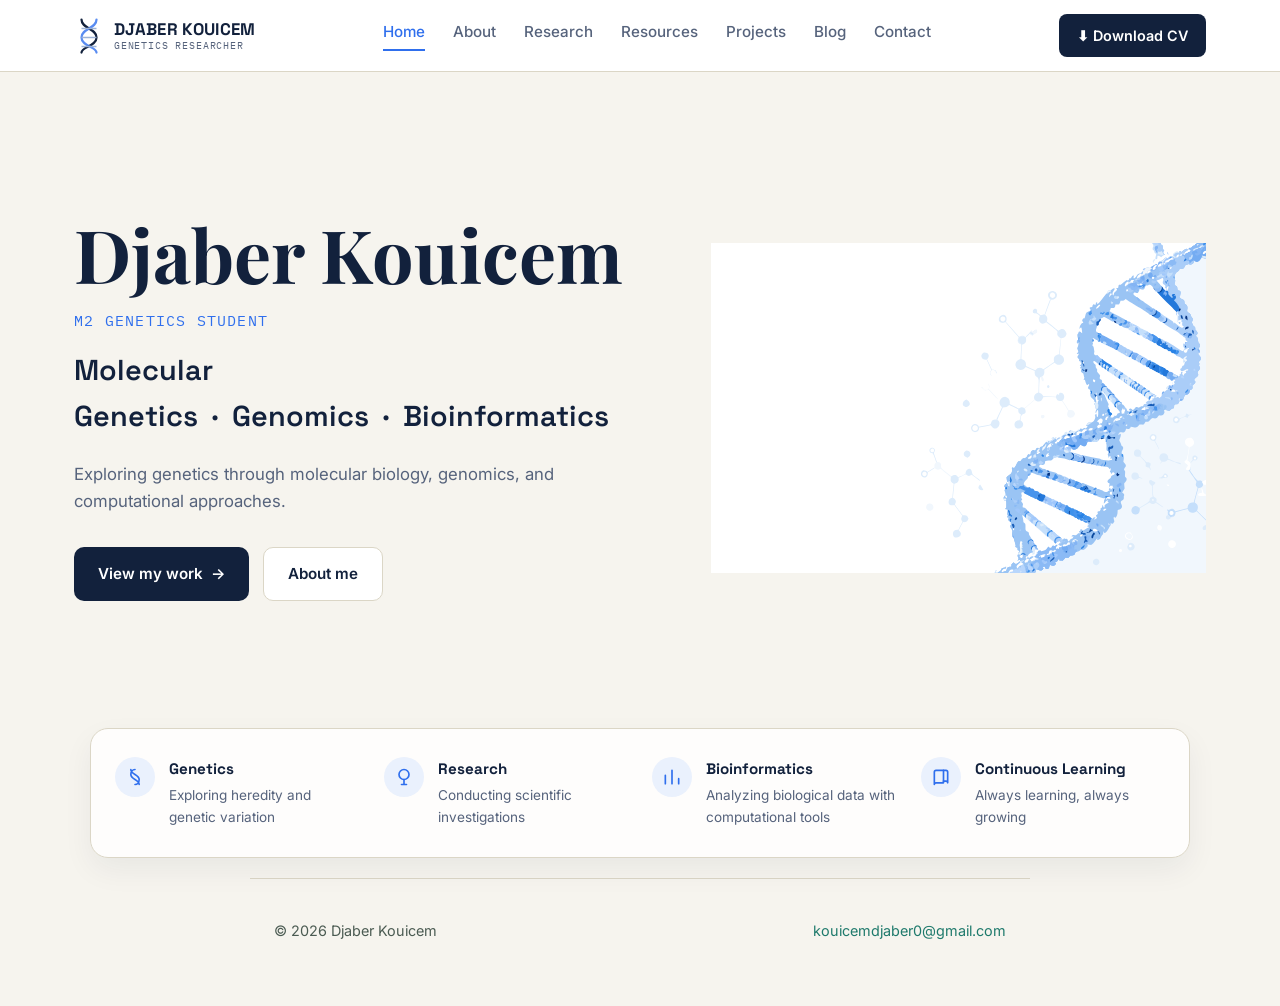
<file: index.html>
<!DOCTYPE html>
<html lang="en">
<head>
<meta charset="UTF-8">
<meta name="viewport" content="width=device-width, initial-scale=1.0">
<title>Djaber Kouicem — Genetics Researcher</title>
<meta name="description" content="Djaber Kouicem, genetics student at Université Constantine 1 — Khenchela.">
<link rel="preconnect" href="https://fonts.googleapis.com">
<link href="https://fonts.googleapis.com/css2?family=Playfair+Display:wght@600;700&family=Space+Grotesk:wght@500;600;700&family=Inter:wght@400;500&family=IBM+Plex+Mono:wght@400;500;600&display=swap" rel="stylesheet">
<link rel="stylesheet" href="css/style.css">
</head>
<body>

<header class="site-header">
  <div class="header-wrap">
    <a href="index.html" class="brand">
      <img src="img/dna-mark.svg" alt="" class="brand-icon">
      <span class="brand-text">
        <span class="brand-name">DJABER KOUICEM</span>
        <span class="brand-sub">GENETICS RESEARCHER</span>
      </span>
    </a>
    <nav class="main-nav">
      <a href="index.html" class="active">Home</a>
      <a href="about.html">About</a>
      <a href="research.html">Research</a>
      <a href="resources.html">Resources</a>
      <a href="projects.html">Projects</a>
      <a href="blog.html">Blog</a>
      <a href="mailto:kouicemdjaber0@gmail.com">Contact</a>
    </nav>
    <a href="cv.pdf" class="btn-download" download>⬇ Download CV</a>
  </div>
</header>

<section class="hero-blue">
  <div class="hero-text">
    <h1 class="hero-name">Djaber Kouicem</h1>
    <p class="hero-role">M2 Genetics Student</p>
    <p class="hero-subtitle">Molecular Genetics&nbsp;&nbsp;·&nbsp;&nbsp;Genomics&nbsp;&nbsp;·&nbsp;&nbsp;Bioinformatics</p>
    <p class="hero-desc">
      Exploring genetics through molecular biology, genomics, and
      computational approaches.
    </p>
    <div class="hero-actions">
      <a href="projects.html" class="btn-primary">View my work <span aria-hidden="true">→</span></a>
      <a href="about.html" class="btn-secondary">About me</a>
    </div>
  </div>
  <div class="hero-dna-blue" aria-hidden="true">
    <img src="img/dna-hero-blue.svg" alt="">
  </div>
</section>

<div class="feature-strip">
  <div class="feature-item">
    <span class="feature-icon">
      <svg viewBox="0 0 24 24" fill="none" stroke-width="2" stroke-linecap="round" stroke-linejoin="round"><path d="M7 3c0 6 10 6 10 12 0 3-2 6-5 6M17 21c0-6-10-6-10-12 0-3 2-6 5-6"/></svg>
    </span>
    <div>
      <h4>Genetics</h4>
      <p>Exploring heredity and genetic variation</p>
    </div>
  </div>
  <div class="feature-item">
    <span class="feature-icon">
      <svg viewBox="0 0 24 24" fill="none" stroke-width="2" stroke-linecap="round" stroke-linejoin="round"><circle cx="12" cy="9" r="6"/><path d="M9 21h6M12 15v6"/></svg>
    </span>
    <div>
      <h4>Research</h4>
      <p>Conducting scientific investigations</p>
    </div>
  </div>
  <div class="feature-item">
    <span class="feature-icon">
      <svg viewBox="0 0 24 24" fill="none" stroke-width="2" stroke-linecap="round" stroke-linejoin="round"><path d="M4 20V10M12 20V4M20 20v-6"/></svg>
    </span>
    <div>
      <h4>Bioinformatics</h4>
      <p>Analyzing biological data with computational tools</p>
    </div>
  </div>
  <div class="feature-item">
    <span class="feature-icon">
      <svg viewBox="0 0 24 24" fill="none" stroke-width="2" stroke-linecap="round" stroke-linejoin="round"><path d="M4 19V6a2 2 0 0 1 2-2h9v15H6a2 2 0 0 0-2 2Z"/><path d="M15 4h3a2 2 0 0 1 2 2v13a2 2 0 0 0-2-2h-3"/></svg>
    </span>
    <div>
      <h4>Continuous Learning</h4>
      <p>Always learning, always growing</p>
    </div>
  </div>
</div>

<div class="hero-spacer"></div>

<footer>
  <span>© 2026 Djaber Kouicem</span>
  <a href="mailto:kouicemdjaber0@gmail.com">kouicemdjaber0@gmail.com</a>
</footer>

<script src="js/script.js"></script>
</body>
</html>
</file>
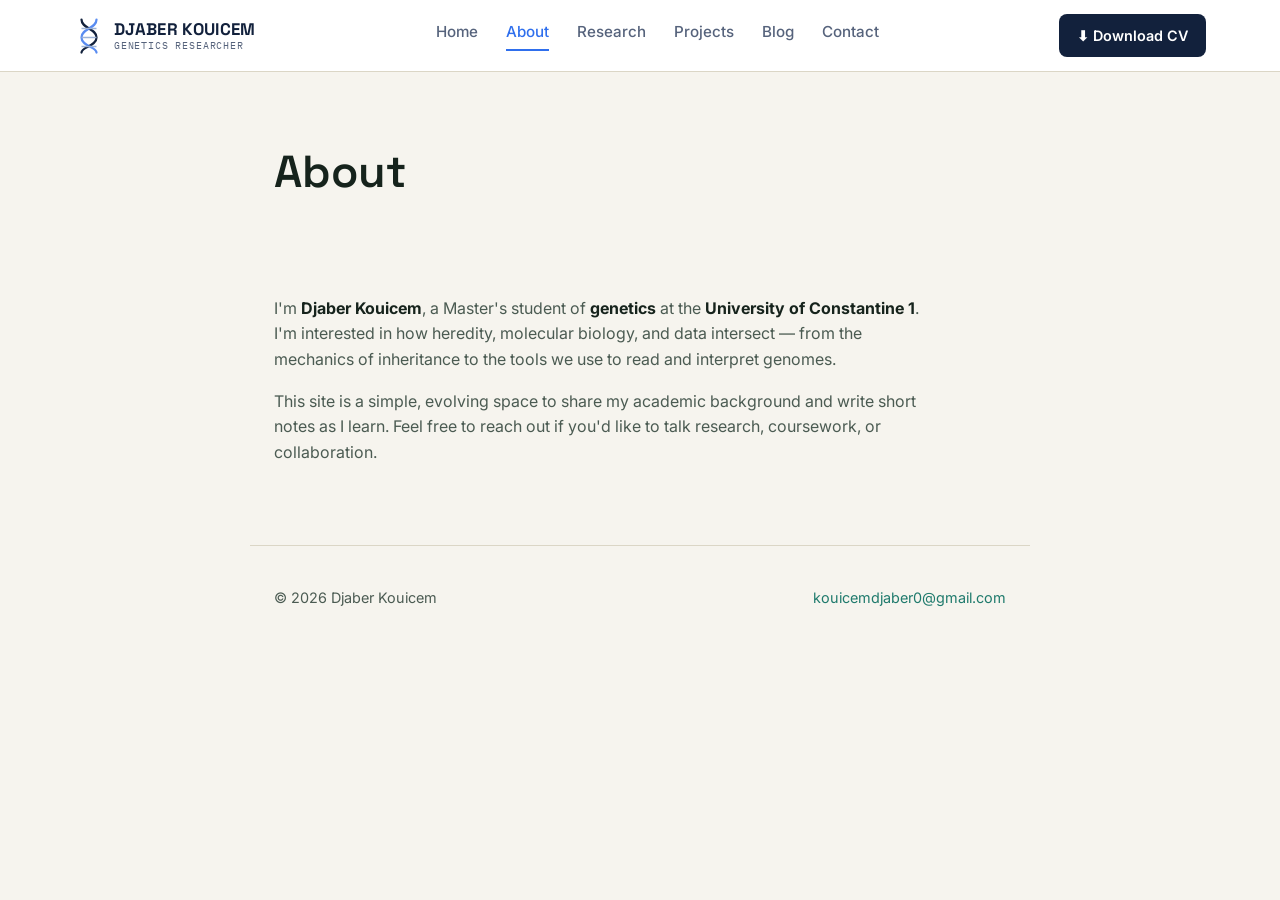
<file: about.html>
<!DOCTYPE html>
<html lang="en">
<head>
<meta charset="UTF-8">
<meta name="viewport" content="width=device-width, initial-scale=1.0">
<title>About — Djaber Kouicem</title>
<meta name="description" content="About Djaber Kouicem, genetics student at Université Constantine 1.">
<link rel="preconnect" href="https://fonts.googleapis.com">
<link href="https://fonts.googleapis.com/css2?family=Playfair+Display:wght@600;700&family=Space+Grotesk:wght@500;600;700&family=Inter:wght@400;500&family=IBM+Plex+Mono:wght@400;500;600&display=swap" rel="stylesheet">
<link rel="stylesheet" href="css/style.css">
</head>
<body>

<header class="site-header">
  <div class="header-wrap">
    <a href="index.html" class="brand">
      <img src="img/dna-mark.svg" alt="" class="brand-icon">
      <span class="brand-text">
        <span class="brand-name">DJABER KOUICEM</span>
        <span class="brand-sub">GENETICS RESEARCHER</span>
      </span>
    </a>
    <nav class="main-nav">
      <a href="index.html">Home</a>
      <a href="about.html" class="active">About</a>
      <a href="research.html">Research</a>
      <a href="projects.html">Projects</a>
      <a href="blog.html">Blog</a>
      <a href="mailto:kouicemdjaber0@gmail.com">Contact</a>
    </nav>
    <a href="cv.pdf" class="btn-download" download>⬇ Download CV</a>
  </div>
</header>

<header class="page-hero">
  <h1>About</h1>
</header>

<section class="block reveal">
  <div class="prose">
    <p>
      I'm <strong>Djaber Kouicem</strong>, a Master's student of
      <strong>genetics</strong> at the <strong>University of Constantine 1</strong>.
      I'm interested in how heredity, molecular biology, and data intersect —
      from the mechanics of inheritance to the tools we use to read and
      interpret genomes.
    </p>
    <p>
      This site is a simple, evolving space to share my academic background
      and write short notes as I learn. Feel free to reach out if you'd like
      to talk research, coursework, or collaboration.
    </p>
  </div>
</section>

<footer>
  <span>© 2026 Djaber Kouicem</span>
  <a href="mailto:kouicemdjaber0@gmail.com">kouicemdjaber0@gmail.com</a>
</footer>

<script src="js/script.js"></script>
</body>
</html>
</file>
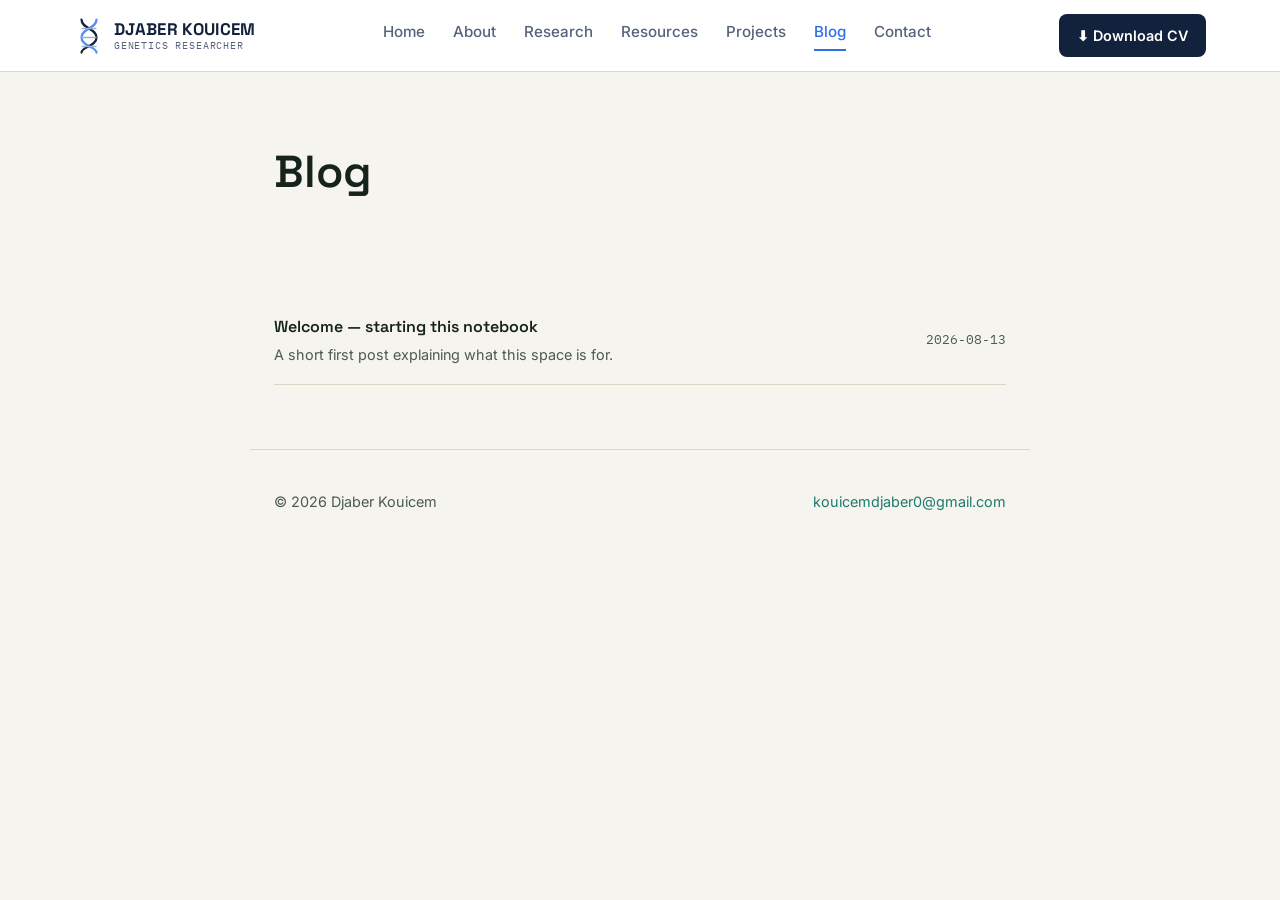
<file: blog.html>
<!DOCTYPE html>
<html lang="en">
<head>
<meta charset="UTF-8">
<meta name="viewport" content="width=device-width, initial-scale=1.0">
<title>Blog — Djaber Kouicem</title>
<meta name="description" content="Notes from Djaber Kouicem, genetics student at Université Constantine 1.">
<link rel="preconnect" href="https://fonts.googleapis.com">
<link href="https://fonts.googleapis.com/css2?family=Playfair+Display:wght@600;700&family=Space+Grotesk:wght@500;600;700&family=Inter:wght@400;500&family=IBM+Plex+Mono:wght@400;500;600&display=swap" rel="stylesheet">
<link rel="stylesheet" href="css/style.css">
</head>
<body>

<header class="site-header">
  <div class="header-wrap">
    <a href="index.html" class="brand">
      <img src="img/dna-mark.svg" alt="" class="brand-icon">
      <span class="brand-text">
        <span class="brand-name">DJABER KOUICEM</span>
        <span class="brand-sub">GENETICS RESEARCHER</span>
      </span>
    </a>
    <nav class="main-nav">
      <a href="index.html">Home</a>
      <a href="about.html">About</a>
      <a href="research.html">Research</a>
      <a href="resources.html">Resources</a>
      <a href="projects.html">Projects</a>
      <a href="blog.html" class="active">Blog</a>
      <a href="mailto:kouicemdjaber0@gmail.com">Contact</a>
    </nav>
    <a href="cv.pdf" class="btn-download" download>⬇ Download CV</a>
  </div>
</header>

<header class="page-hero">
  <h1>Blog</h1>
</header>

<section class="block reveal">
  <div class="post-list">
    <a class="post-row" href="posts/first-post.html">
      <div>
        <div class="post-title">Welcome — starting this notebook</div>
        <p class="post-excerpt">A short first post explaining what this space is for.</p>
      </div>
      <span class="post-meta">2026-08-13</span>
    </a>
  </div>
</section>

<footer>
  <span>© 2026 Djaber Kouicem</span>
  <a href="mailto:kouicemdjaber0@gmail.com">kouicemdjaber0@gmail.com</a>
</footer>

<script src="js/script.js"></script>
</body>
</html>
</file>
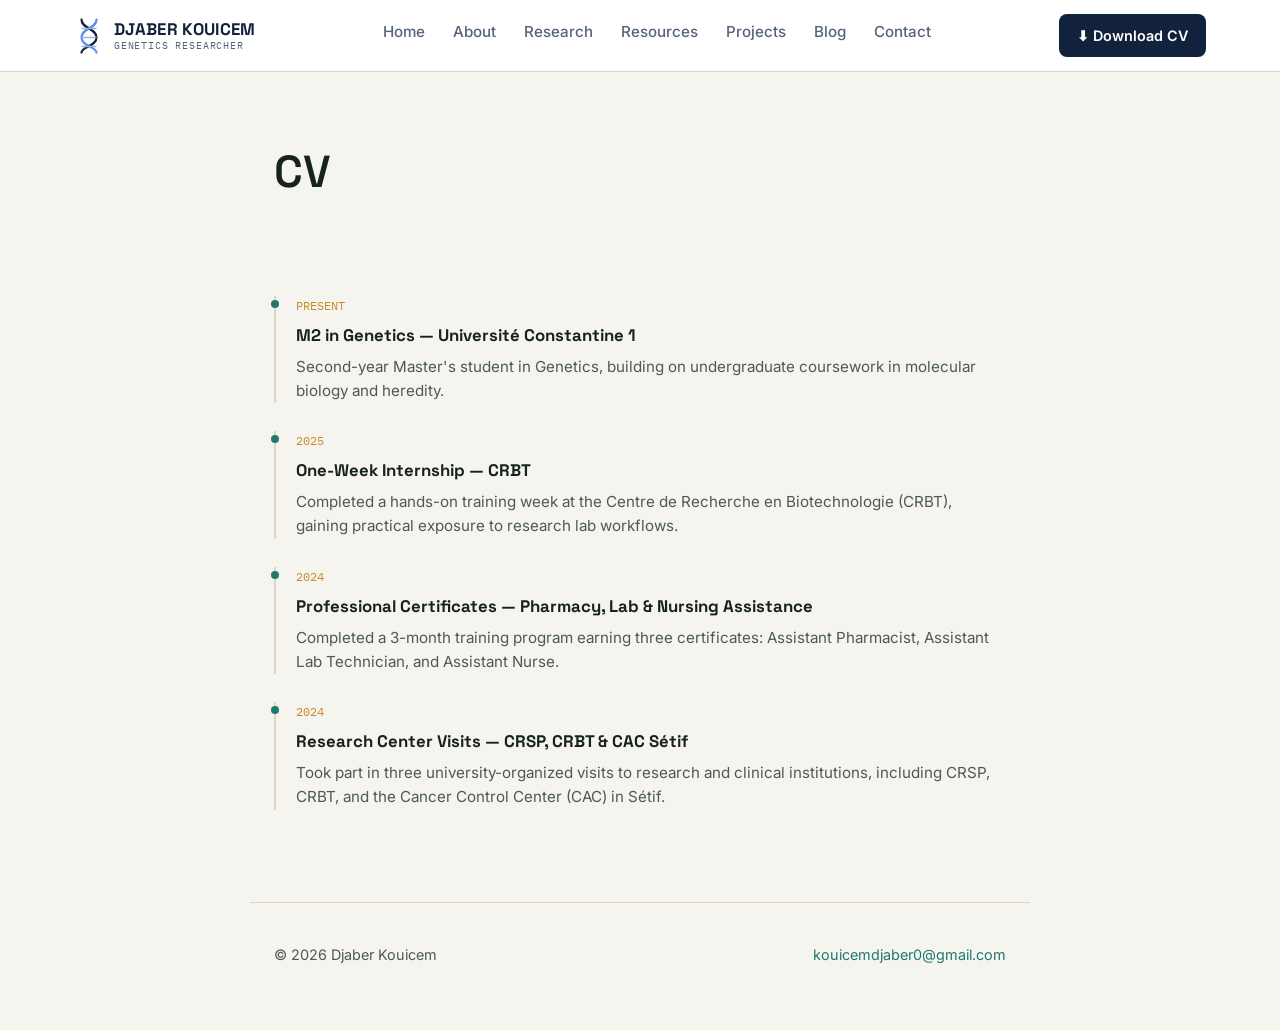
<file: cv.html>
<!DOCTYPE html>
<html lang="en">
<head>
<meta charset="UTF-8">
<meta name="viewport" content="width=device-width, initial-scale=1.0">
<title>CV — Djaber Kouicem</title>
<meta name="description" content="CV of Djaber Kouicem, genetics student at Université Constantine 1.">
<link rel="preconnect" href="https://fonts.googleapis.com">
<link href="https://fonts.googleapis.com/css2?family=Playfair+Display:wght@600;700&family=Space+Grotesk:wght@500;600;700&family=Inter:wght@400;500&family=IBM+Plex+Mono:wght@400;500;600&display=swap" rel="stylesheet">
<link rel="stylesheet" href="css/style.css">
</head>
<body>

<header class="site-header">
  <div class="header-wrap">
    <a href="index.html" class="brand">
      <img src="img/dna-mark.svg" alt="" class="brand-icon">
      <span class="brand-text">
        <span class="brand-name">DJABER KOUICEM</span>
        <span class="brand-sub">GENETICS RESEARCHER</span>
      </span>
    </a>
    <nav class="main-nav">
      <a href="index.html">Home</a>
      <a href="about.html">About</a>
      <a href="research.html">Research</a>
      <a href="resources.html">Resources</a>
      <a href="projects.html">Projects</a>
      <a href="blog.html">Blog</a>
      <a href="mailto:kouicemdjaber0@gmail.com">Contact</a>
    </nav>
    <a href="cv.pdf" class="btn-download" download>⬇ Download CV</a>
  </div>
</header>

<header class="page-hero">
  <h1>CV</h1>
</header>

<section class="block reveal">
  <div class="timeline">
    <div class="timeline-item">
      <span class="timeline-date">PRESENT</span>
      <h3>M2 in Genetics — Université Constantine 1</h3>
      <p>Second-year Master's student in Genetics, building on undergraduate coursework in molecular biology and heredity.</p>
    </div>
    <div class="timeline-item">
      <span class="timeline-date">2025</span>
      <h3>One-Week Internship — CRBT</h3>
      <p>Completed a hands-on training week at the Centre de Recherche en Biotechnologie (CRBT), gaining practical exposure to research lab workflows.</p>
    </div>
    <div class="timeline-item">
      <span class="timeline-date">2024</span>
      <h3>Professional Certificates — Pharmacy, Lab & Nursing Assistance</h3>
      <p>Completed a 3-month training program earning three certificates: Assistant Pharmacist, Assistant Lab Technician, and Assistant Nurse.</p>
    </div>
    <div class="timeline-item">
      <span class="timeline-date">2024</span>
      <h3>Research Center Visits — CRSP, CRBT &amp; CAC Sétif</h3>
      <p>Took part in three university-organized visits to research and clinical institutions, including CRSP, CRBT, and the Cancer Control Center (CAC) in Sétif.</p>
    </div>
  </div>
</section>

<footer>
  <span>© 2026 Djaber Kouicem</span>
  <a href="mailto:kouicemdjaber0@gmail.com">kouicemdjaber0@gmail.com</a>
</footer>

<script src="js/script.js"></script>
</body>
</html>
</file>
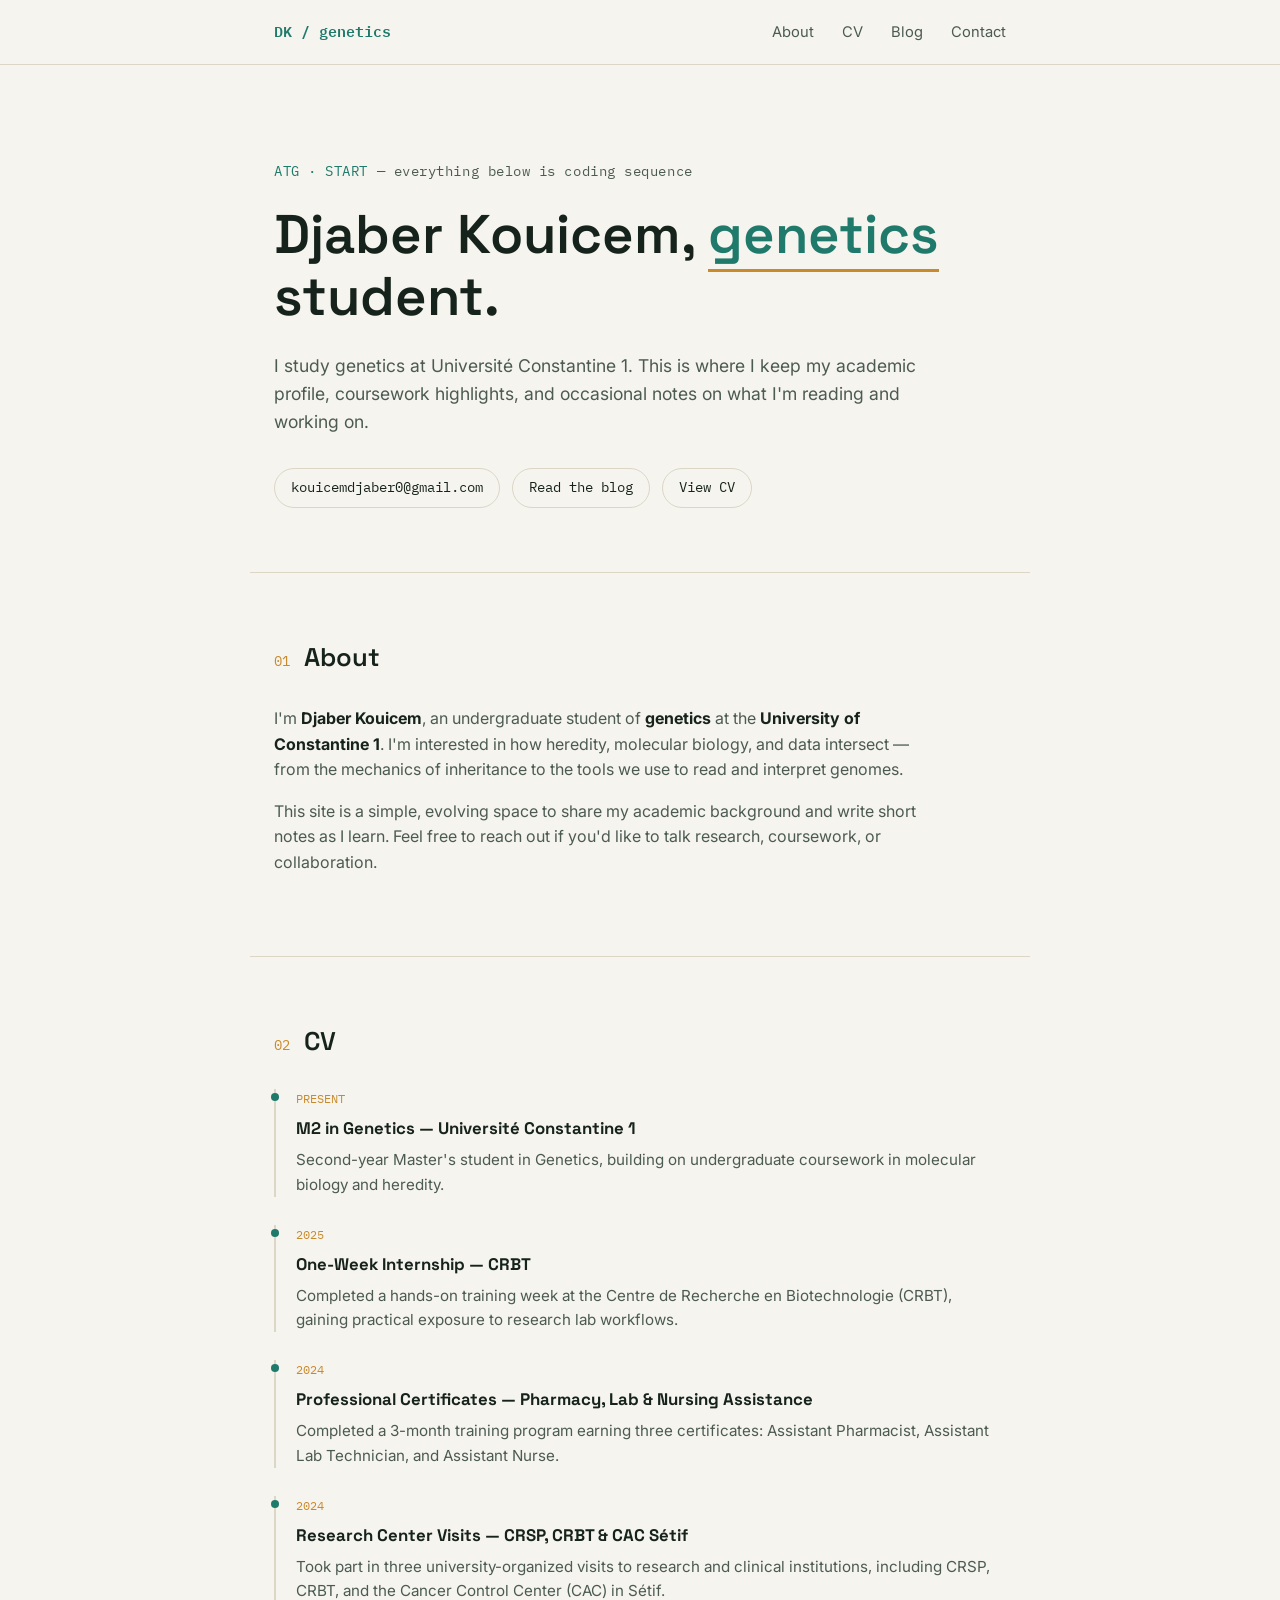
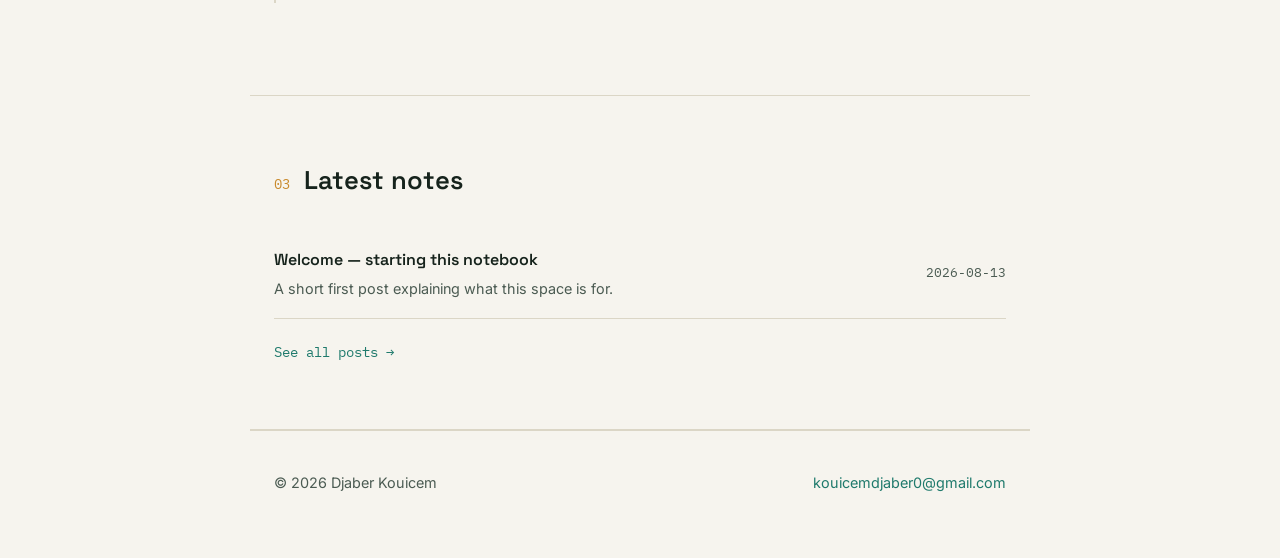
<file: index (1).html>
<!DOCTYPE html>
<html lang="en">
<head>
<meta charset="UTF-8">
<meta name="viewport" content="width=device-width, initial-scale=1.0">
<title>Djaber Kouicem — Genetics</title>
<meta name="description" content="Djaber Kouicem, genetics student at Université Constantine 1 — Khenchela.">
<link rel="preconnect" href="https://fonts.googleapis.com">
<link href="https://fonts.googleapis.com/css2?family=Space+Grotesk:wght@500;600;700&family=Inter:wght@400;500&family=IBM+Plex+Mono:wght@400;500;600&display=swap" rel="stylesheet">
<link rel="stylesheet" href="css/style.css">
</head>
<body>

<nav class="site-nav">
  <div class="wrap">
    <a href="index.html" class="nav-mark">DK / genetics</a>
    <ul class="nav-links">
      <li><a href="#about">About</a></li>
      <li><a href="#cv">CV</a></li>
      <li><a href="blog.html">Blog</a></li>
      <li><a href="#contact">Contact</a></li>
    </ul>
  </div>
</nav>

<header class="hero">
  <p class="hero-eyebrow">ATG · START <span class="seq">— everything below is coding sequence</span></p>
  <h1>Djaber Kouicem, <em>genetics</em> student.</h1>
  <p class="lede">
    I study genetics at Université Constantine&nbsp;1. This is where I keep my
    academic profile, coursework highlights, and occasional notes on what
    I'm reading and working on.
  </p>
  <div class="hero-links">
    <a class="pill" href="mailto:kouicemdjaber0@gmail.com">kouicemdjaber0@gmail.com</a>
    <a class="pill" href="blog.html">Read the blog</a>
    <a class="pill" href="#cv">View CV</a>
  </div>
</header>

<div class="ruler" data-ruler="0" aria-hidden="true"></div>

<section class="block reveal" id="about">
  <div class="block-head">
    <span class="num">01</span>
    <h2>About</h2>
  </div>
  <div class="prose">
    <p>
      I'm <strong>Djaber Kouicem</strong>, an undergraduate student of
      <strong>genetics</strong> at the <strong>University of Constantine 1</strong>.
      I'm interested in how heredity, molecular biology, and data intersect —
      from the mechanics of inheritance to the tools we use to read and
      interpret genomes.
    </p>
    <p>
      This site is a simple, evolving space to share my academic background
      and write short notes as I learn. Feel free to reach out if you'd like
      to talk research, coursework, or collaboration.
    </p>
  </div>
</section>

<div class="ruler" data-ruler="420" aria-hidden="true"></div>

<section class="block reveal" id="cv">
  <div class="block-head">
    <span class="num">02</span>
    <h2>CV</h2>
  </div>

  <div class="timeline">
    <div class="timeline-item">
      <span class="timeline-date">PRESENT</span>
      <h3>M2 in Genetics — Université Constantine 1</h3>
      <p>Second-year Master's student in Genetics, building on undergraduate coursework in molecular biology and heredity.</p>
    </div>
    <div class="timeline-item">
      <span class="timeline-date">2025</span>
      <h3>One-Week Internship — CRBT</h3>
      <p>Completed a hands-on training week at the Centre de Recherche en Biotechnologie (CRBT), gaining practical exposure to research lab workflows.</p>
    </div>
    <div class="timeline-item">
      <span class="timeline-date">2024</span>
      <h3>Professional Certificates — Pharmacy, Lab & Nursing Assistance</h3>
      <p>Completed a 3-month training program earning three certificates: Assistant Pharmacist, Assistant Lab Technician, and Assistant Nurse.</p>
    </div>
    <div class="timeline-item">
      <span class="timeline-date">2024</span>
      <h3>Research Center Visits — CRSP, CRBT &amp; CAC Sétif</h3>
      <p>Took part in three university-organized visits to research and clinical institutions, including CRSP, CRBT, and the Cancer Control Center (CAC) in Sétif.</p>
    </div>
  </div>
</section>

<div class="ruler" data-ruler="840" aria-hidden="true"></div>

<section class="block reveal" id="blog-preview">
  <div class="block-head">
    <span class="num">03</span>
    <h2>Latest notes</h2>
  </div>
  <div class="post-list">
    <a class="post-row" href="posts/first-post.html">
      <div>
        <div class="post-title">Welcome — starting this notebook</div>
        <p class="post-excerpt">A short first post explaining what this space is for.</p>
      </div>
      <span class="post-meta">2026-08-13</span>
    </a>
  </div>
  <p style="margin-top:20px;">
    <a class="back-link" href="blog.html">See all posts →</a>
  </p>
</section>

<div class="ruler" data-ruler="1260" aria-hidden="true"></div>

<footer id="contact">
  <span>© 2026 Djaber Kouicem</span>
  <a href="mailto:kouicemdjaber0@gmail.com">kouicemdjaber0@gmail.com</a>
</footer>

<script src="js/script.js"></script>
</body>
</html>
</file>
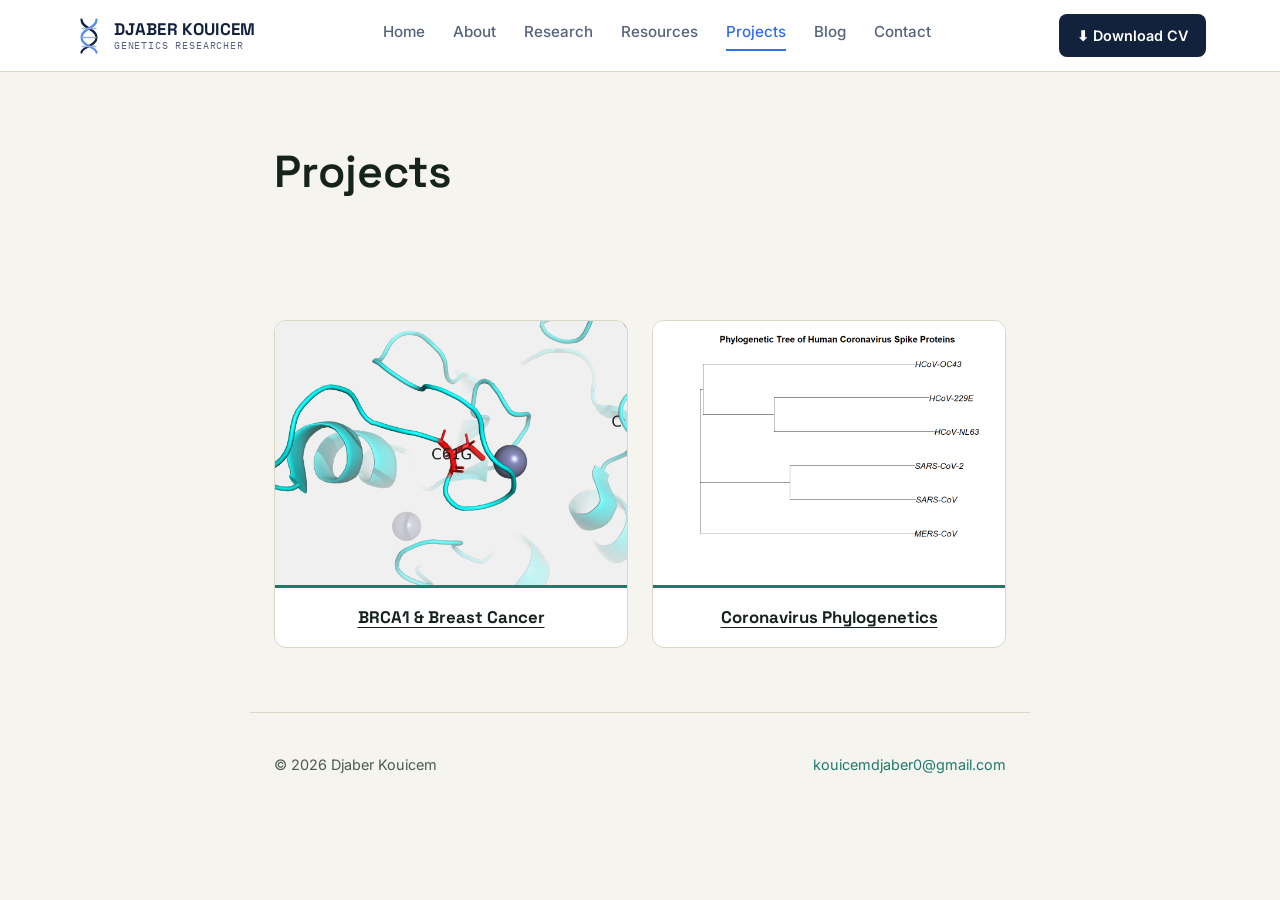
<file: projects.html>
<!DOCTYPE html>
<html lang="en">
<head>
<meta charset="UTF-8">
<meta name="viewport" content="width=device-width, initial-scale=1.0">
<title>Projects — Djaber Kouicem</title>
<link rel="preconnect" href="https://fonts.googleapis.com">
<link href="https://fonts.googleapis.com/css2?family=Playfair+Display:wght@600;700&family=Space+Grotesk:wght@500;600;700&family=Inter:wght@400;500&family=IBM+Plex+Mono:wght@400;500;600&display=swap" rel="stylesheet">
<link rel="stylesheet" href="css/style.css">
</head>
<body>

<header class="site-header">
  <div class="header-wrap">
    <a href="index.html" class="brand">
      <img src="img/dna-mark.svg" alt="" class="brand-icon">
      <span class="brand-text">
        <span class="brand-name">DJABER KOUICEM</span>
        <span class="brand-sub">GENETICS RESEARCHER</span>
      </span>
    </a>
    <nav class="main-nav">
      <a href="index.html">Home</a>
      <a href="about.html">About</a>
      <a href="research.html">Research</a>
      <a href="resources.html">Resources</a>
      <a href="projects.html" class="active">Projects</a>
      <a href="blog.html">Blog</a>
      <a href="mailto:kouicemdjaber0@gmail.com">Contact</a>
    </nav>
    <a href="cv.pdf" class="btn-download" download>⬇ Download CV</a>
  </div>
</header>

<header class="page-hero">
  <h1>Projects</h1>
</header>

<section class="block reveal">
  <div class="project-grid">
    <a class="project-card" href="projects/brca1-breast-cancer.html">
      <img class="project-card-img" src="img/brca1-mutation.png" alt="BRCA1 RING domain structure with the C61G mutation highlighted in red">
      <h3>BRCA1 &amp; Breast Cancer</h3>
    </a>
        <a class="project-card" href="projects/coronavirus-phylogenetics.html">
      <img class="project-card-img" src="img/coronavirus-tree.png" alt="Phylogenetic tree of human coronavirus Spike proteins">
      <h3>Coronavirus Phylogenetics</h3>
    </a>
  </div>
</section>

<footer>
  <span>© 2026 Djaber Kouicem</span>
  <a href="mailto:kouicemdjaber0@gmail.com">kouicemdjaber0@gmail.com</a>
</footer>

<script src="js/script.js"></script>
</body>
</html>
</file>
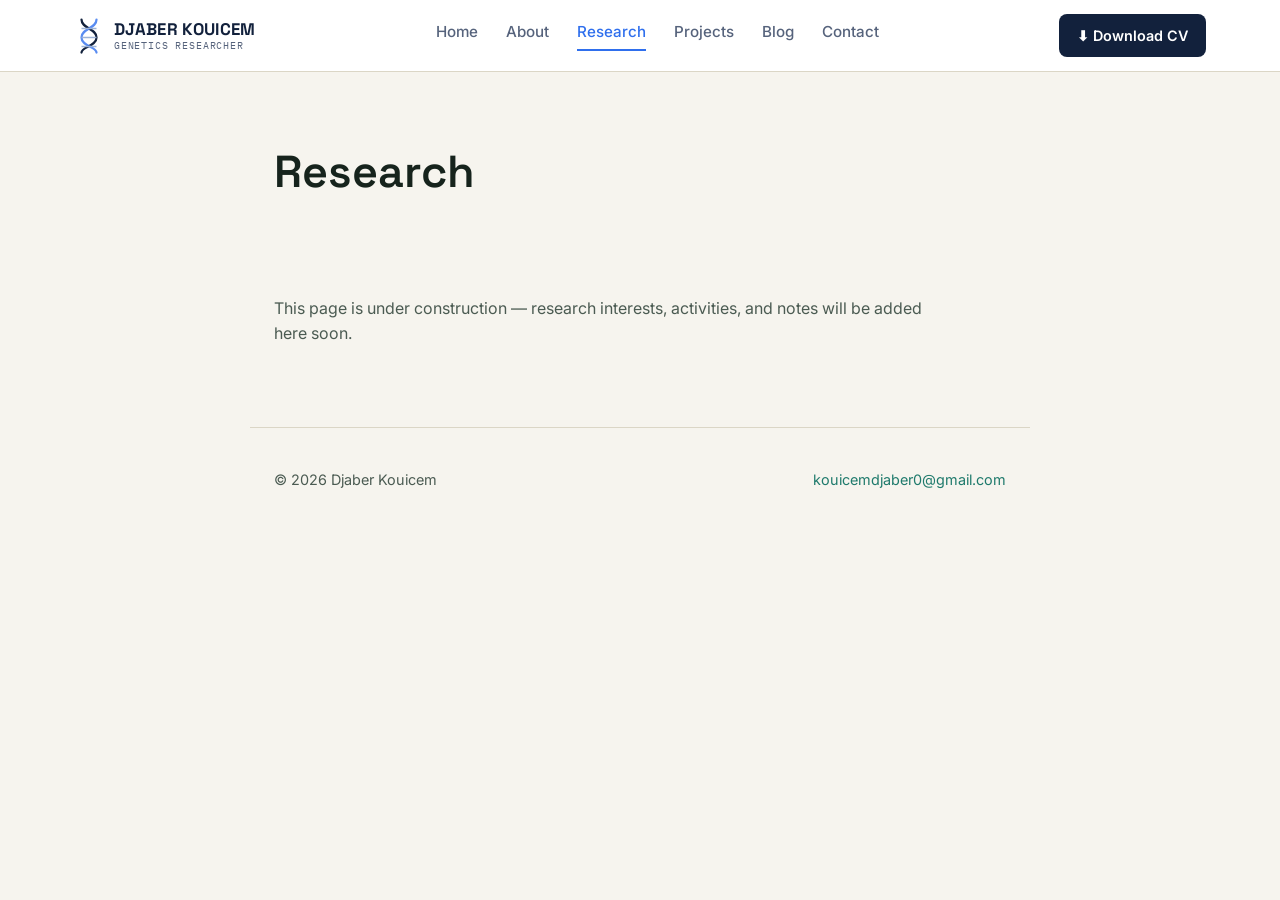
<file: research.html>
<!DOCTYPE html>
<html lang="en">
<head>
<meta charset="UTF-8">
<meta name="viewport" content="width=device-width, initial-scale=1.0">
<title>Research — Djaber Kouicem</title>
<link rel="preconnect" href="https://fonts.googleapis.com">
<link href="https://fonts.googleapis.com/css2?family=Playfair+Display:wght@600;700&family=Space+Grotesk:wght@500;600;700&family=Inter:wght@400;500&family=IBM+Plex+Mono:wght@400;500;600&display=swap" rel="stylesheet">
<link rel="stylesheet" href="css/style.css">
</head>
<body>

<header class="site-header">
  <div class="header-wrap">
    <a href="index.html" class="brand">
      <img src="img/dna-mark.svg" alt="" class="brand-icon">
      <span class="brand-text">
        <span class="brand-name">DJABER KOUICEM</span>
        <span class="brand-sub">GENETICS RESEARCHER</span>
      </span>
    </a>
    <nav class="main-nav">
      <a href="index.html">Home</a>
      <a href="about.html">About</a>
      <a href="research.html" class="active">Research</a>
      <a href="projects.html">Projects</a>
      <a href="blog.html">Blog</a>
      <a href="mailto:kouicemdjaber0@gmail.com">Contact</a>
    </nav>
    <a href="cv.pdf" class="btn-download" download>⬇ Download CV</a>
  </div>
</header>

<header class="page-hero">
  <h1>Research</h1>
</header>

<section class="block reveal">
  <div class="prose">
    <p>This page is under construction — research interests, activities, and notes will be added here soon.</p>
  </div>
</section>

<footer>
  <span>© 2026 Djaber Kouicem</span>
  <a href="mailto:kouicemdjaber0@gmail.com">kouicemdjaber0@gmail.com</a>
</footer>

<script src="js/script.js"></script>
</body>
</html>
</file>
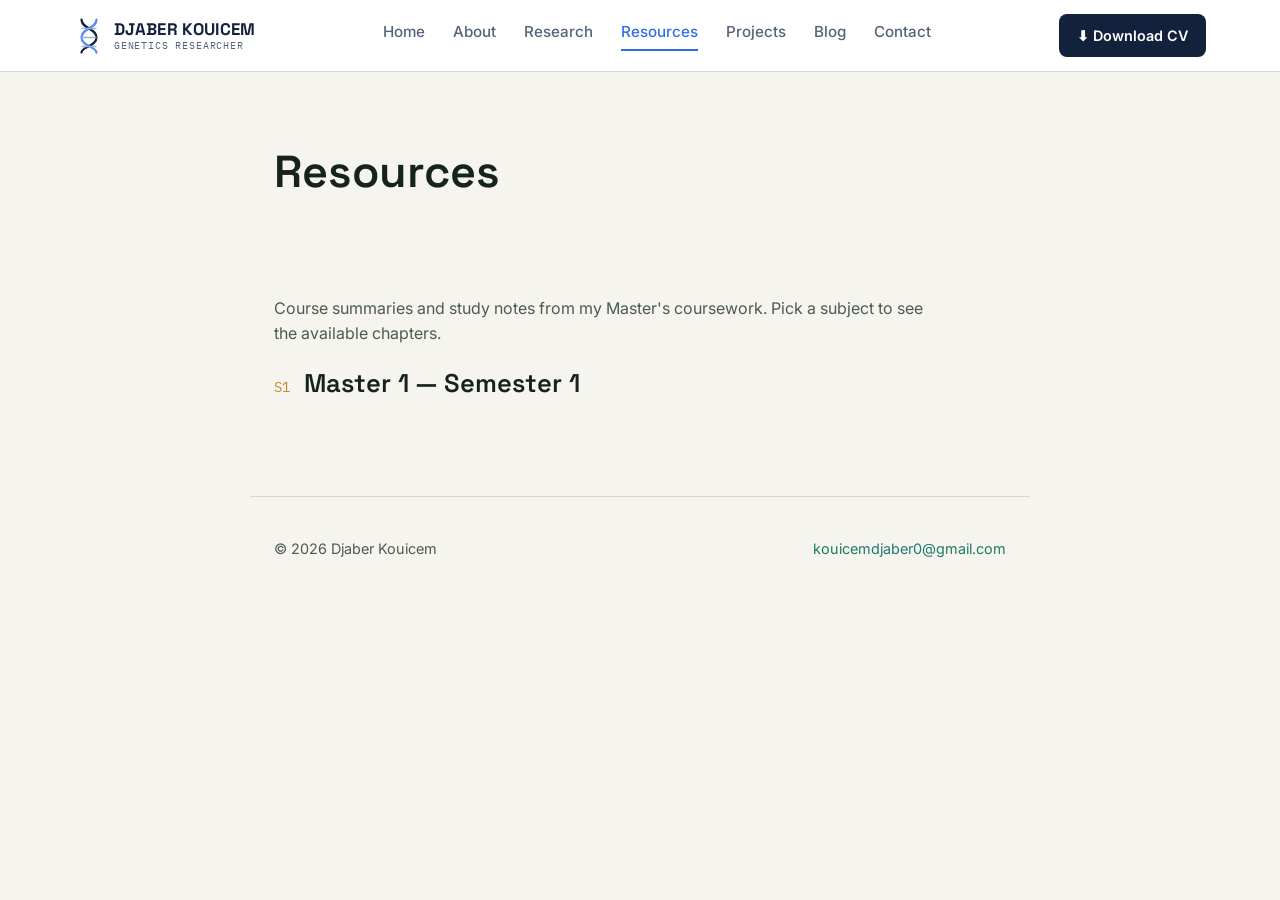
<file: resources.html>
<!DOCTYPE html>
<html lang="en">
<head>
<meta charset="UTF-8">
<meta name="viewport" content="width=device-width, initial-scale=1.0">
<title>Resources — Djaber Kouicem</title>
<meta name="description" content="Course summaries and study notes by Djaber Kouicem, Master's student in Genetics.">
<link rel="preconnect" href="https://fonts.googleapis.com">
<link href="https://fonts.googleapis.com/css2?family=Playfair+Display:wght@600;700&family=Space+Grotesk:wght@500;600;700&family=Inter:wght@400;500&family=IBM+Plex+Mono:wght@400;500;600&display=swap" rel="stylesheet">
<link rel="stylesheet" href="css/style.css">
</head>
<body>

<header class="site-header">
  <div class="header-wrap">
    <a href="index.html" class="brand">
      <img src="img/dna-mark.svg" alt="" class="brand-icon">
      <span class="brand-text">
        <span class="brand-name">DJABER KOUICEM</span>
        <span class="brand-sub">GENETICS RESEARCHER</span>
      </span>
    </a>
    <nav class="main-nav">
      <a href="index.html">Home</a>
      <a href="about.html">About</a>
      <a href="research.html">Research</a>
      <a href="resources.html" class="active">Resources</a>
      <a href="projects.html">Projects</a>
      <a href="blog.html">Blog</a>
      <a href="mailto:kouicemdjaber0@gmail.com">Contact</a>
    </nav>
    <a href="cv.pdf" class="btn-download" download>⬇ Download CV</a>
  </div>
</header>

<header class="page-hero">
  <h1>Resources</h1>
</header>

<section class="block reveal">
  <div class="prose">
    <p>Course summaries and study notes from my Master's coursework. Pick a subject to see the available chapters.</p>
  </div>

  <div class="block-head">
    <span class="num">S1</span>
    <h2>Master 1 — Semester 1</h2>
  </div>

  <div class="post-list" id="subjects-list">
    <!-- Filled in automatically by script.js from js/resources-data.js -->
  </div>
</section>

<footer>
  <span>© 2026 Djaber Kouicem</span>
  <a href="mailto:kouicemdjaber0@gmail.com">kouicemdjaber0@gmail.com</a>
</footer>

<script src="js/resources-data.js"></script>
<script src="js/script.js"></script>
</body>
</html>
</file>
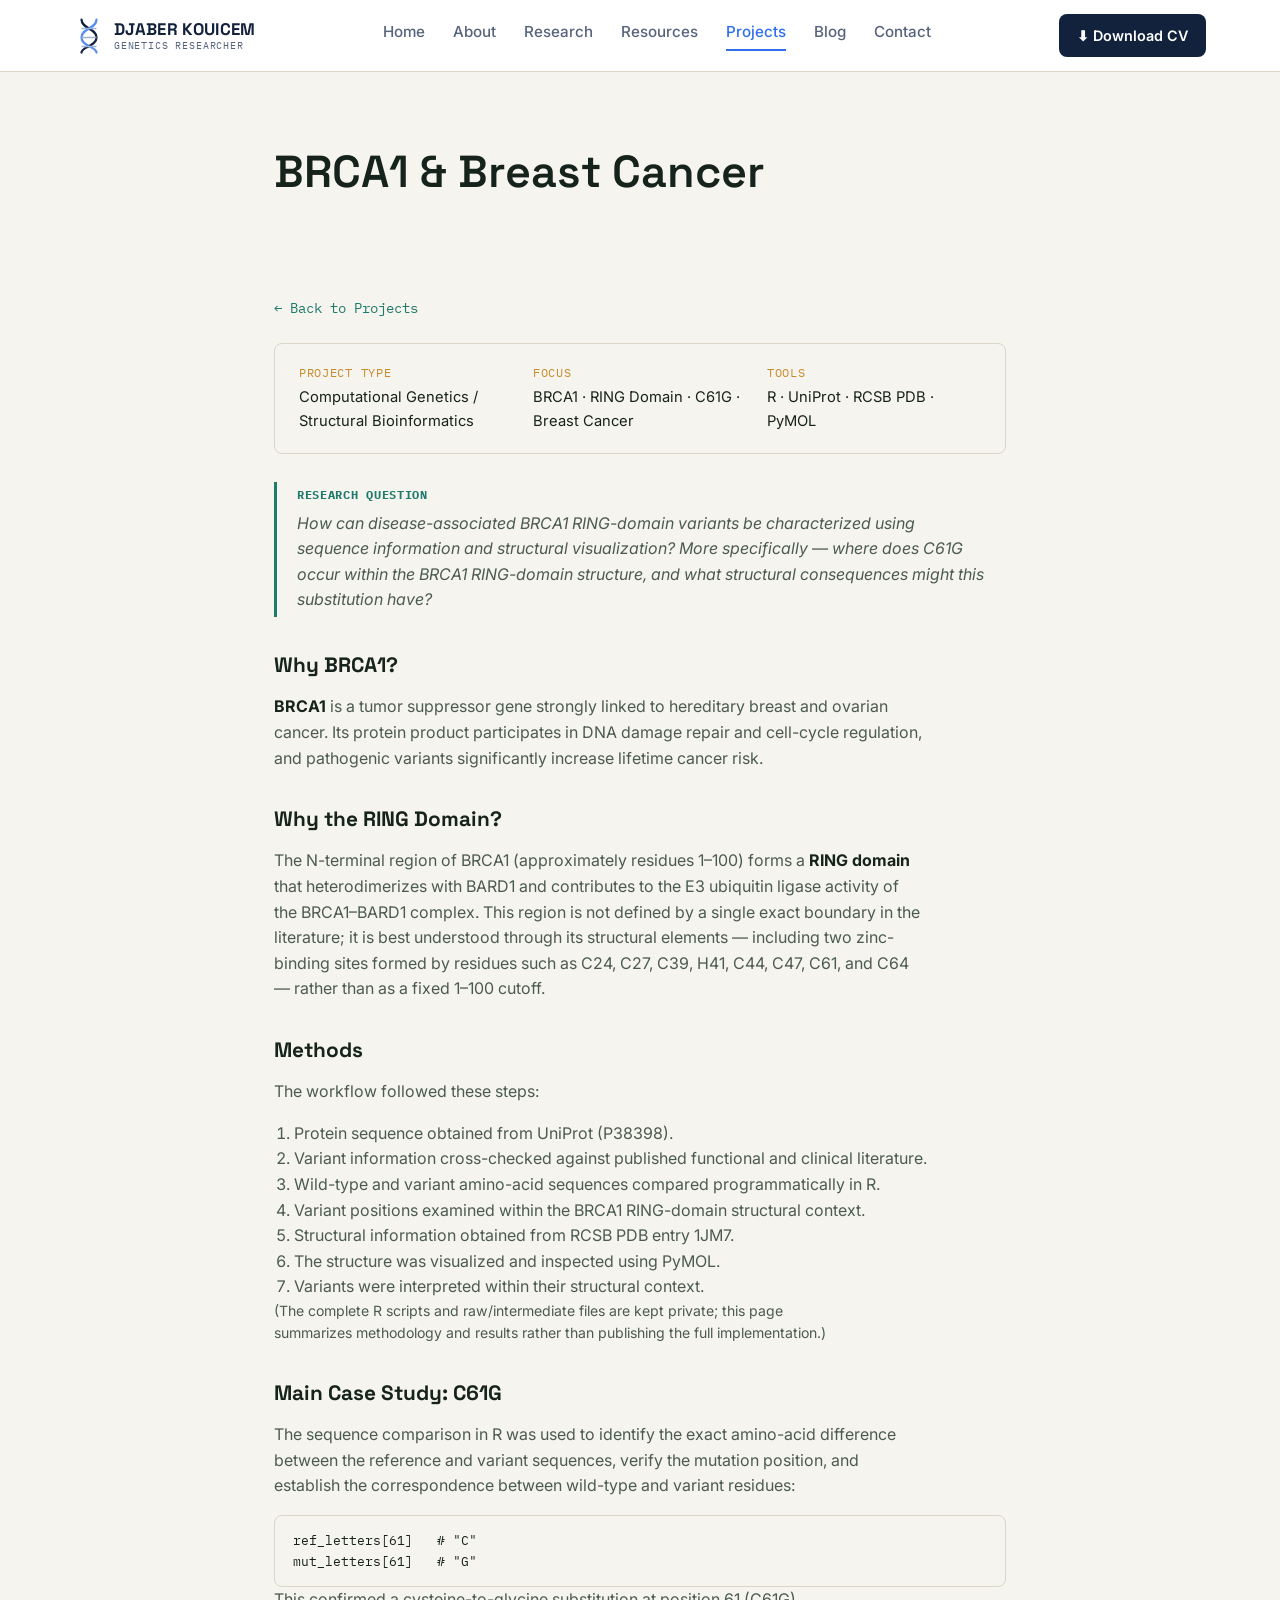
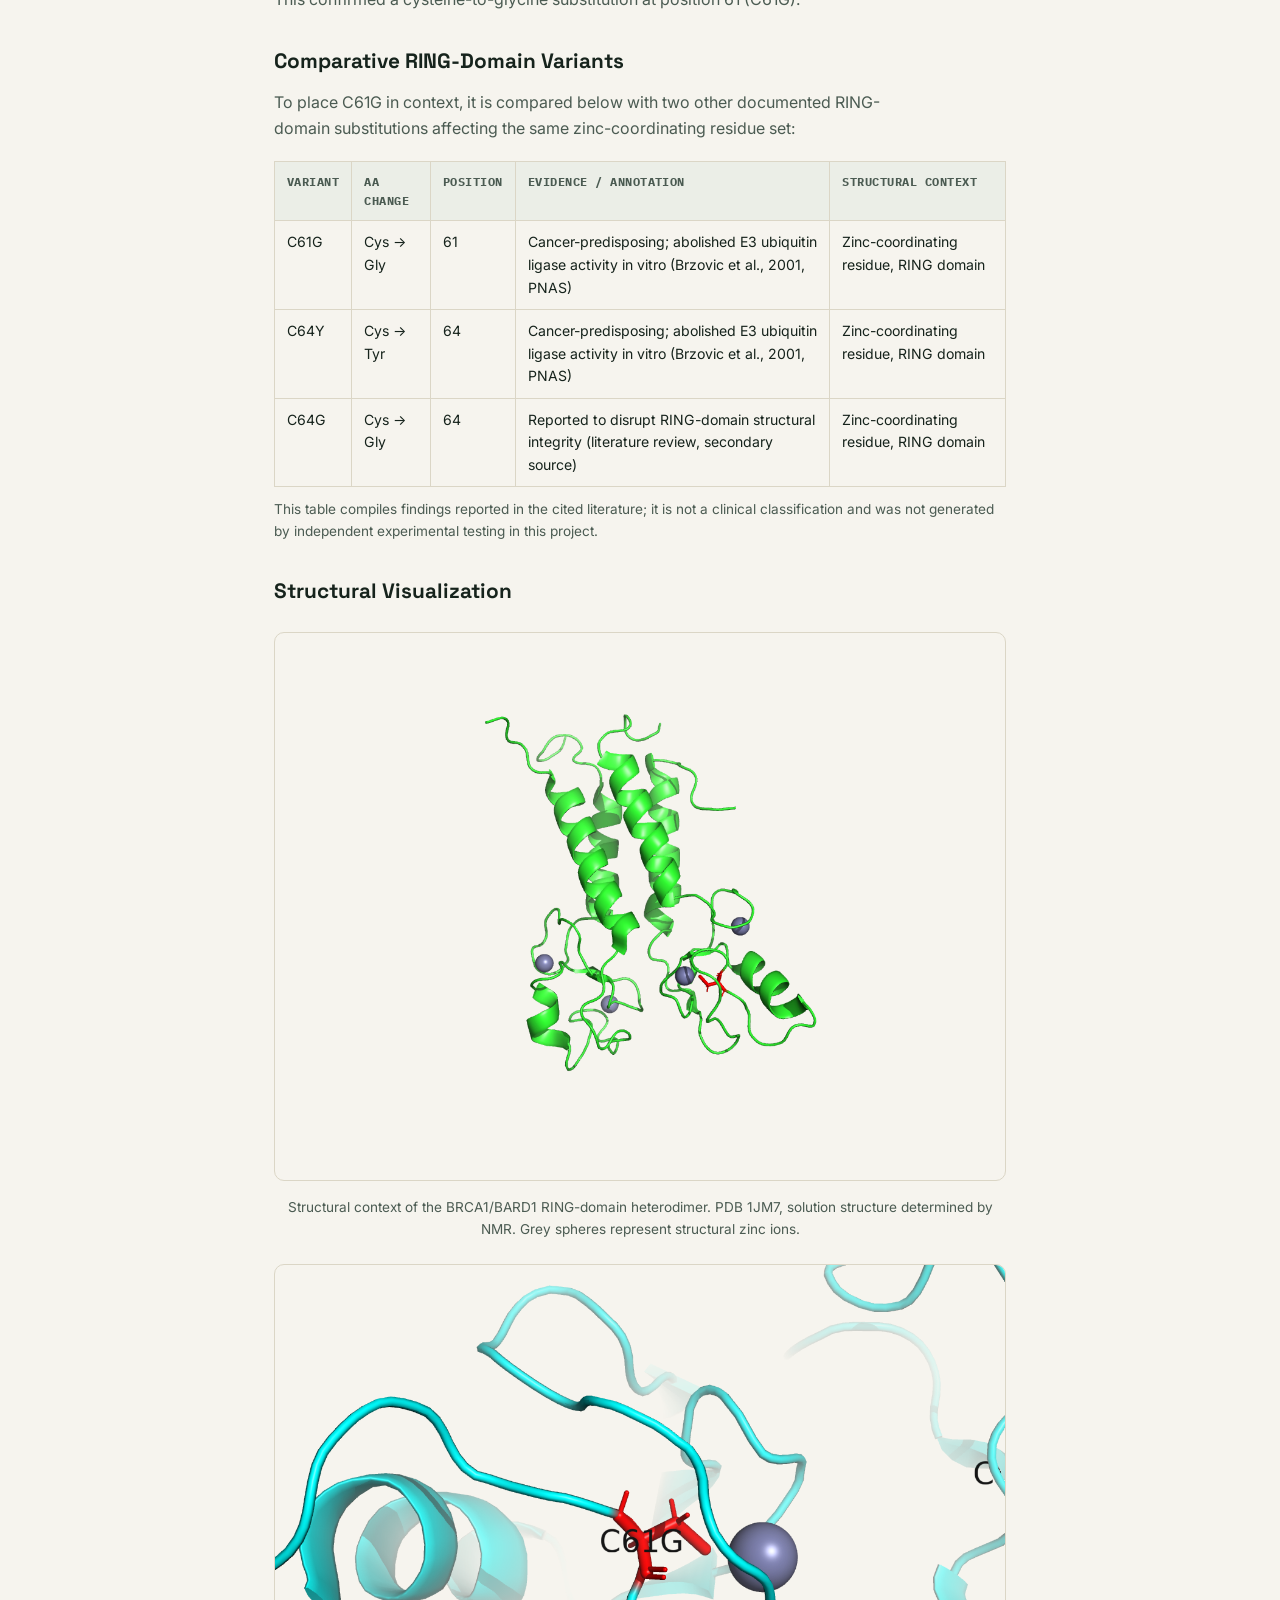
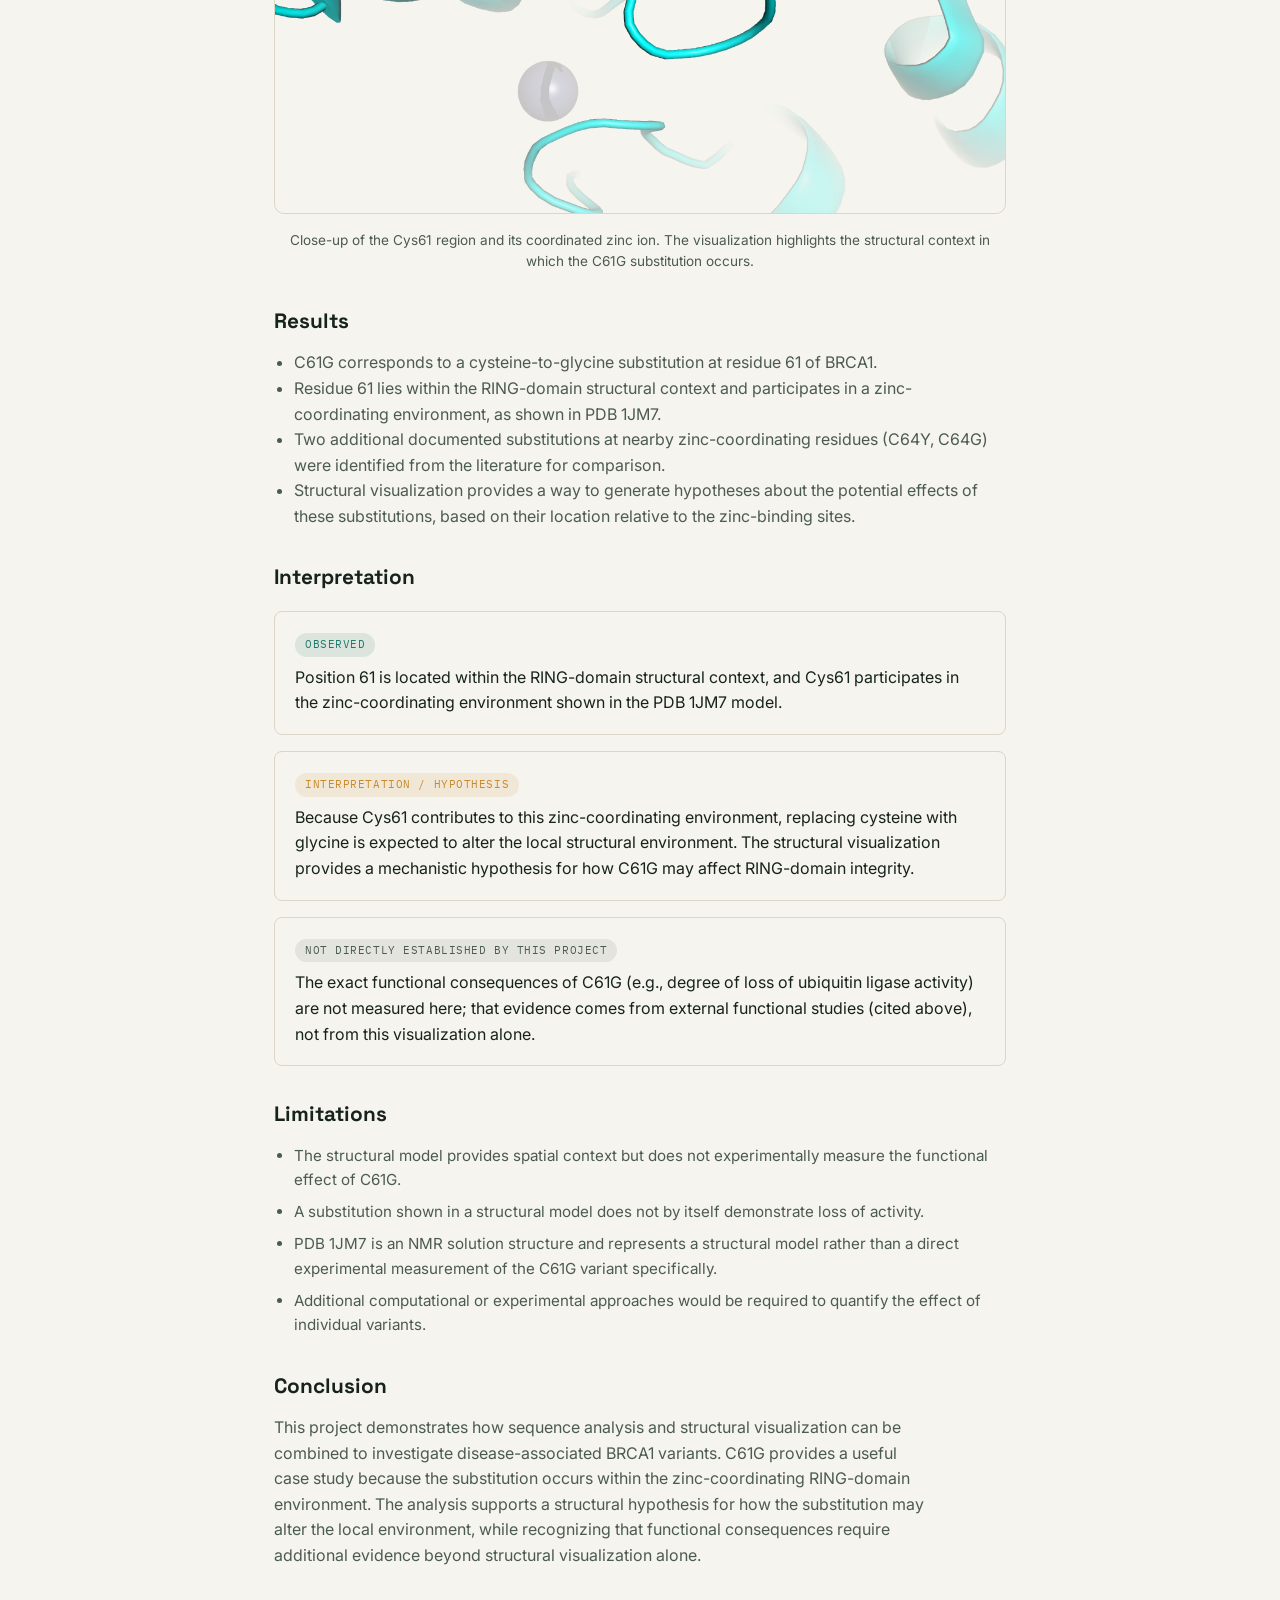
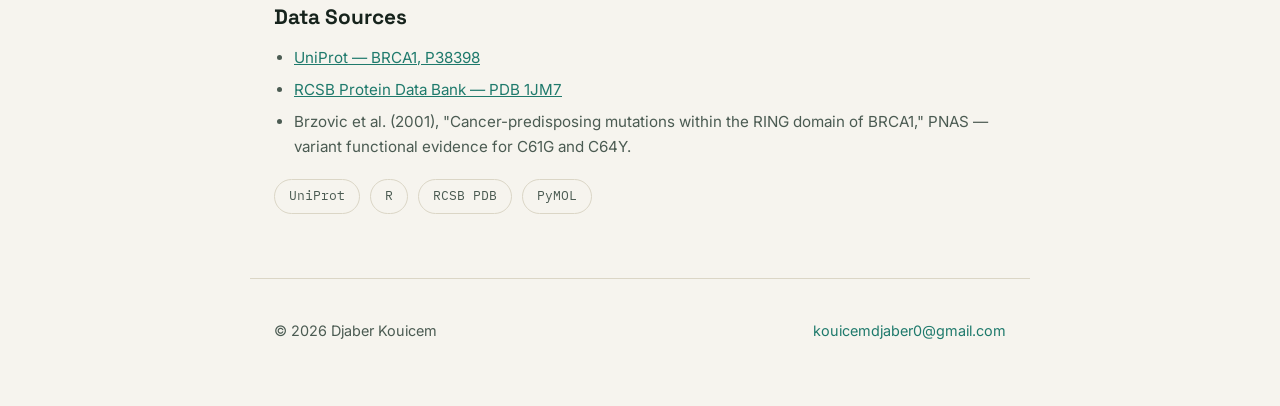
<file: projects/brca1-breast-cancer.html>
<!DOCTYPE html>
<html lang="en">
<head>
<meta charset="UTF-8">
<meta name="viewport" content="width=device-width, initial-scale=1.0">
<title>BRCA1 &amp; Breast Cancer — Djaber Kouicem</title>
<link rel="preconnect" href="https://fonts.googleapis.com">
<link href="https://fonts.googleapis.com/css2?family=Playfair+Display:wght@600;700&family=Space+Grotesk:wght@500;600;700&family=Inter:wght@400;500&family=IBM+Plex+Mono:wght@400;500;600&display=swap" rel="stylesheet">
<link rel="stylesheet" href="../css/style.css">
</head>
<body>

<header class="site-header">
  <div class="header-wrap">
    <a href="../index.html" class="brand">
      <img src="../img/dna-mark.svg" alt="" class="brand-icon">
      <span class="brand-text">
        <span class="brand-name">DJABER KOUICEM</span>
        <span class="brand-sub">GENETICS RESEARCHER</span>
      </span>
    </a>
    <nav class="main-nav">
      <a href="../index.html">Home</a>
      <a href="../about.html">About</a>
      <a href="../research.html">Research</a>
      <a href="../resources.html">Resources</a>
      <a href="../projects.html" class="active">Projects</a>
      <a href="../blog.html">Blog</a>
      <a href="mailto:kouicemdjaber0@gmail.com">Contact</a>
    </nav>
    <a href="../cv.pdf" class="btn-download" download>⬇ Download CV</a>
  </div>
</header>

<header class="page-hero">
  <h1>BRCA1 &amp; Breast Cancer</h1>
</header>

<section class="block reveal">
  <p class="back-link" style="display:block;margin-bottom:8px;"><a href="../projects.html">← Back to Projects</a></p>

  <dl class="project-meta">
    <div>
      <dt>Project Type</dt>
      <dd>Computational Genetics / Structural Bioinformatics</dd>
    </div>
    <div>
      <dt>Focus</dt>
      <dd>BRCA1 · RING Domain · C61G · Breast Cancer</dd>
    </div>
    <div>
      <dt>Tools</dt>
      <dd>R · UniProt · RCSB PDB · PyMOL</dd>
    </div>
  </dl>

  <div class="research-question">
    <strong>Research Question</strong>
    How can disease-associated BRCA1 RING-domain variants be characterized using
    sequence information and structural visualization? More specifically —
    where does C61G occur within the BRCA1 RING-domain structure, and what
    structural consequences might this substitution have?
  </div>

  <div class="prose">
    <h2 style="font-family:var(--font-display);font-size:1.3rem;margin:32px 0 12px;">Why BRCA1?</h2>
    <p>
      <strong>BRCA1</strong> is a tumor suppressor gene strongly linked to
      hereditary breast and ovarian cancer. Its protein product participates
      in DNA damage repair and cell-cycle regulation, and pathogenic variants
      significantly increase lifetime cancer risk.
    </p>

    <h2 style="font-family:var(--font-display);font-size:1.3rem;margin:32px 0 12px;">Why the RING Domain?</h2>
    <p>
      The N-terminal region of BRCA1 (approximately residues 1–100) forms a
      <strong>RING domain</strong> that heterodimerizes with BARD1 and
      contributes to the E3 ubiquitin ligase activity of the BRCA1–BARD1
      complex. This region is not defined by a single exact boundary in the
      literature; it is best understood through its structural elements —
      including two zinc-binding sites formed by residues such as C24, C27,
      C39, H41, C44, C47, C61, and C64 — rather than as a fixed 1–100 cutoff.
    </p>

    <h2 style="font-family:var(--font-display);font-size:1.3rem;margin:32px 0 12px;">Methods</h2>
    <p>The workflow followed these steps:</p>
    <ol style="color:var(--ink-soft);padding-left:20px;">
      <li>Protein sequence obtained from UniProt (P38398).</li>
      <li>Variant information cross-checked against published functional and clinical literature.</li>
      <li>Wild-type and variant amino-acid sequences compared programmatically in R.</li>
      <li>Variant positions examined within the BRCA1 RING-domain structural context.</li>
      <li>Structural information obtained from RCSB PDB entry 1JM7.</li>
      <li>The structure was visualized and inspected using PyMOL.</li>
      <li>Variants were interpreted within their structural context.</li>
    </ol>
    <p style="font-size:0.88rem;color:var(--ink-soft);">
      (The complete R scripts and raw/intermediate files are kept private;
      this page summarizes methodology and results rather than publishing
      the full implementation.)
    </p>

    <h2 style="font-family:var(--font-display);font-size:1.3rem;margin:32px 0 12px;">Main Case Study: C61G</h2>
    <p>
      The sequence comparison in R was used to identify the exact amino-acid
      difference between the reference and variant sequences, verify the
      mutation position, and establish the correspondence between wild-type
      and variant residues:
    </p>
  </div>

  <pre style="background:#f6f4ee;border:1px solid var(--line);border-radius:8px;padding:14px 18px;font-family:var(--font-mono);font-size:0.82rem;overflow-x:auto;">ref_letters[61]   # "C"
mut_letters[61]   # "G"</pre>

  <div class="prose">
    <p>This confirmed a cysteine-to-glycine substitution at position 61 (C61G).</p>

    <h2 style="font-family:var(--font-display);font-size:1.3rem;margin:32px 0 12px;">Comparative RING-Domain Variants</h2>
    <p>
      To place C61G in context, it is compared below with two other documented
      RING-domain substitutions affecting the same zinc-coordinating residue
      set:
    </p>
  </div>

  <table class="variant-table">
    <thead>
      <tr>
        <th>Variant</th>
        <th>AA Change</th>
        <th>Position</th>
        <th>Evidence / Annotation</th>
        <th>Structural Context</th>
      </tr>
    </thead>
    <tbody>
      <tr>
        <td>C61G</td>
        <td>Cys → Gly</td>
        <td>61</td>
        <td>Cancer-predisposing; abolished E3 ubiquitin ligase activity in vitro (Brzovic et al., 2001, PNAS)</td>
        <td>Zinc-coordinating residue, RING domain</td>
      </tr>
      <tr>
        <td>C64Y</td>
        <td>Cys → Tyr</td>
        <td>64</td>
        <td>Cancer-predisposing; abolished E3 ubiquitin ligase activity in vitro (Brzovic et al., 2001, PNAS)</td>
        <td>Zinc-coordinating residue, RING domain</td>
      </tr>
      <tr>
        <td>C64G</td>
        <td>Cys → Gly</td>
        <td>64</td>
        <td>Reported to disrupt RING-domain structural integrity (literature review, secondary source)</td>
        <td>Zinc-coordinating residue, RING domain</td>
      </tr>
    </tbody>
  </table>
  <p style="font-size:0.85rem;color:var(--ink-soft);margin-top:-8px;">
    This table compiles findings reported in the cited literature; it is not
    a clinical classification and was not generated by independent
    experimental testing in this project.
  </p>

  <div class="prose">
    <h2 style="font-family:var(--font-display);font-size:1.3rem;margin:32px 0 12px;">Structural Visualization</h2>
  </div>

  <figure class="project-figure">
    <img src="../img/brca1-overview.png" alt="Solution NMR structure of the BRCA1/BARD1 RING-domain heterodimer">
    <figcaption>Structural context of the BRCA1/BARD1 RING-domain heterodimer. PDB 1JM7, solution structure determined by NMR. Grey spheres represent structural zinc ions.</figcaption>
  </figure>

  <figure class="project-figure">
    <img src="../img/brca1-mutation.png" alt="Close-up of BRCA1 residue 61 and a coordinated zinc ion">
    <figcaption>Close-up of the Cys61 region and its coordinated zinc ion. The visualization highlights the structural context in which the C61G substitution occurs.</figcaption>
  </figure>

  <div class="prose">
    <h2 style="font-family:var(--font-display);font-size:1.3rem;margin:32px 0 12px;">Results</h2>
    <ul style="color:var(--ink-soft);padding-left:20px;">
      <li>C61G corresponds to a cysteine-to-glycine substitution at residue 61 of BRCA1.</li>
      <li>Residue 61 lies within the RING-domain structural context and participates in a zinc-coordinating environment, as shown in PDB 1JM7.</li>
      <li>Two additional documented substitutions at nearby zinc-coordinating residues (C64Y, C64G) were identified from the literature for comparison.</li>
      <li>Structural visualization provides a way to generate hypotheses about the potential effects of these substitutions, based on their location relative to the zinc-binding sites.</li>
    </ul>

    <h2 style="font-family:var(--font-display);font-size:1.3rem;margin:32px 0 12px;">Interpretation</h2>
  </div>

  <div class="evidence-block">
    <span class="evidence-tag observed">Observed</span>
    <p>Position 61 is located within the RING-domain structural context, and Cys61 participates in the zinc-coordinating environment shown in the PDB 1JM7 model.</p>
  </div>
  <div class="evidence-block">
    <span class="evidence-tag hypothesis">Interpretation / Hypothesis</span>
    <p>Because Cys61 contributes to this zinc-coordinating environment, replacing cysteine with glycine is expected to alter the local structural environment. The structural visualization provides a mechanistic hypothesis for how C61G may affect RING-domain integrity.</p>
  </div>
  <div class="evidence-block">
    <span class="evidence-tag not-proven">Not directly established by this project</span>
    <p>The exact functional consequences of C61G (e.g., degree of loss of ubiquitin ligase activity) are not measured here; that evidence comes from external functional studies (cited above), not from this visualization alone.</p>
  </div>

  <div class="prose">
    <h2 style="font-family:var(--font-display);font-size:1.3rem;margin:32px 0 12px;">Limitations</h2>
  </div>

  <ul class="limitations-list">
    <li>The structural model provides spatial context but does not experimentally measure the functional effect of C61G.</li>
    <li>A substitution shown in a structural model does not by itself demonstrate loss of activity.</li>
    <li>PDB 1JM7 is an NMR solution structure and represents a structural model rather than a direct experimental measurement of the C61G variant specifically.</li>
    <li>Additional computational or experimental approaches would be required to quantify the effect of individual variants.</li>
  </ul>

  <div class="prose">
    <h2 style="font-family:var(--font-display);font-size:1.3rem;margin:32px 0 12px;">Conclusion</h2>
    <p>
      This project demonstrates how sequence analysis and structural
      visualization can be combined to investigate disease-associated BRCA1
      variants. C61G provides a useful case study because the substitution
      occurs within the zinc-coordinating RING-domain environment. The
      analysis supports a structural hypothesis for how the substitution may
      alter the local environment, while recognizing that functional
      consequences require additional evidence beyond structural
      visualization alone.
    </p>

    <h2 style="font-family:var(--font-display);font-size:1.3rem;margin:32px 0 12px;">Data Sources</h2>
  </div>

  <ul class="sources-list">
    <li><a href="https://www.uniprot.org/uniprotkb/P38398" target="_blank" rel="noopener">UniProt — BRCA1, P38398</a></li>
    <li><a href="https://www.rcsb.org/structure/1JM7" target="_blank" rel="noopener">RCSB Protein Data Bank — PDB 1JM7</a></li>
    <li>Brzovic et al. (2001), "Cancer-predisposing mutations within the RING domain of BRCA1," PNAS — variant functional evidence for C61G and C64Y.</li>
  </ul>

  <div class="tool-tags">
    <span><a href="https://www.uniprot.org" target="_blank" rel="noopener" style="color:inherit;">UniProt</a></span>
    <span>R</span>
    <span><a href="https://www.rcsb.org" target="_blank" rel="noopener" style="color:inherit;">RCSB PDB</a></span>
    <span>PyMOL</span>
  </div>
</section>

<footer>
  <span>© 2026 Djaber Kouicem</span>
  <a href="mailto:kouicemdjaber0@gmail.com">kouicemdjaber0@gmail.com</a>
</footer>

<script src="../js/script.js"></script>
</body>
</html>
</file>
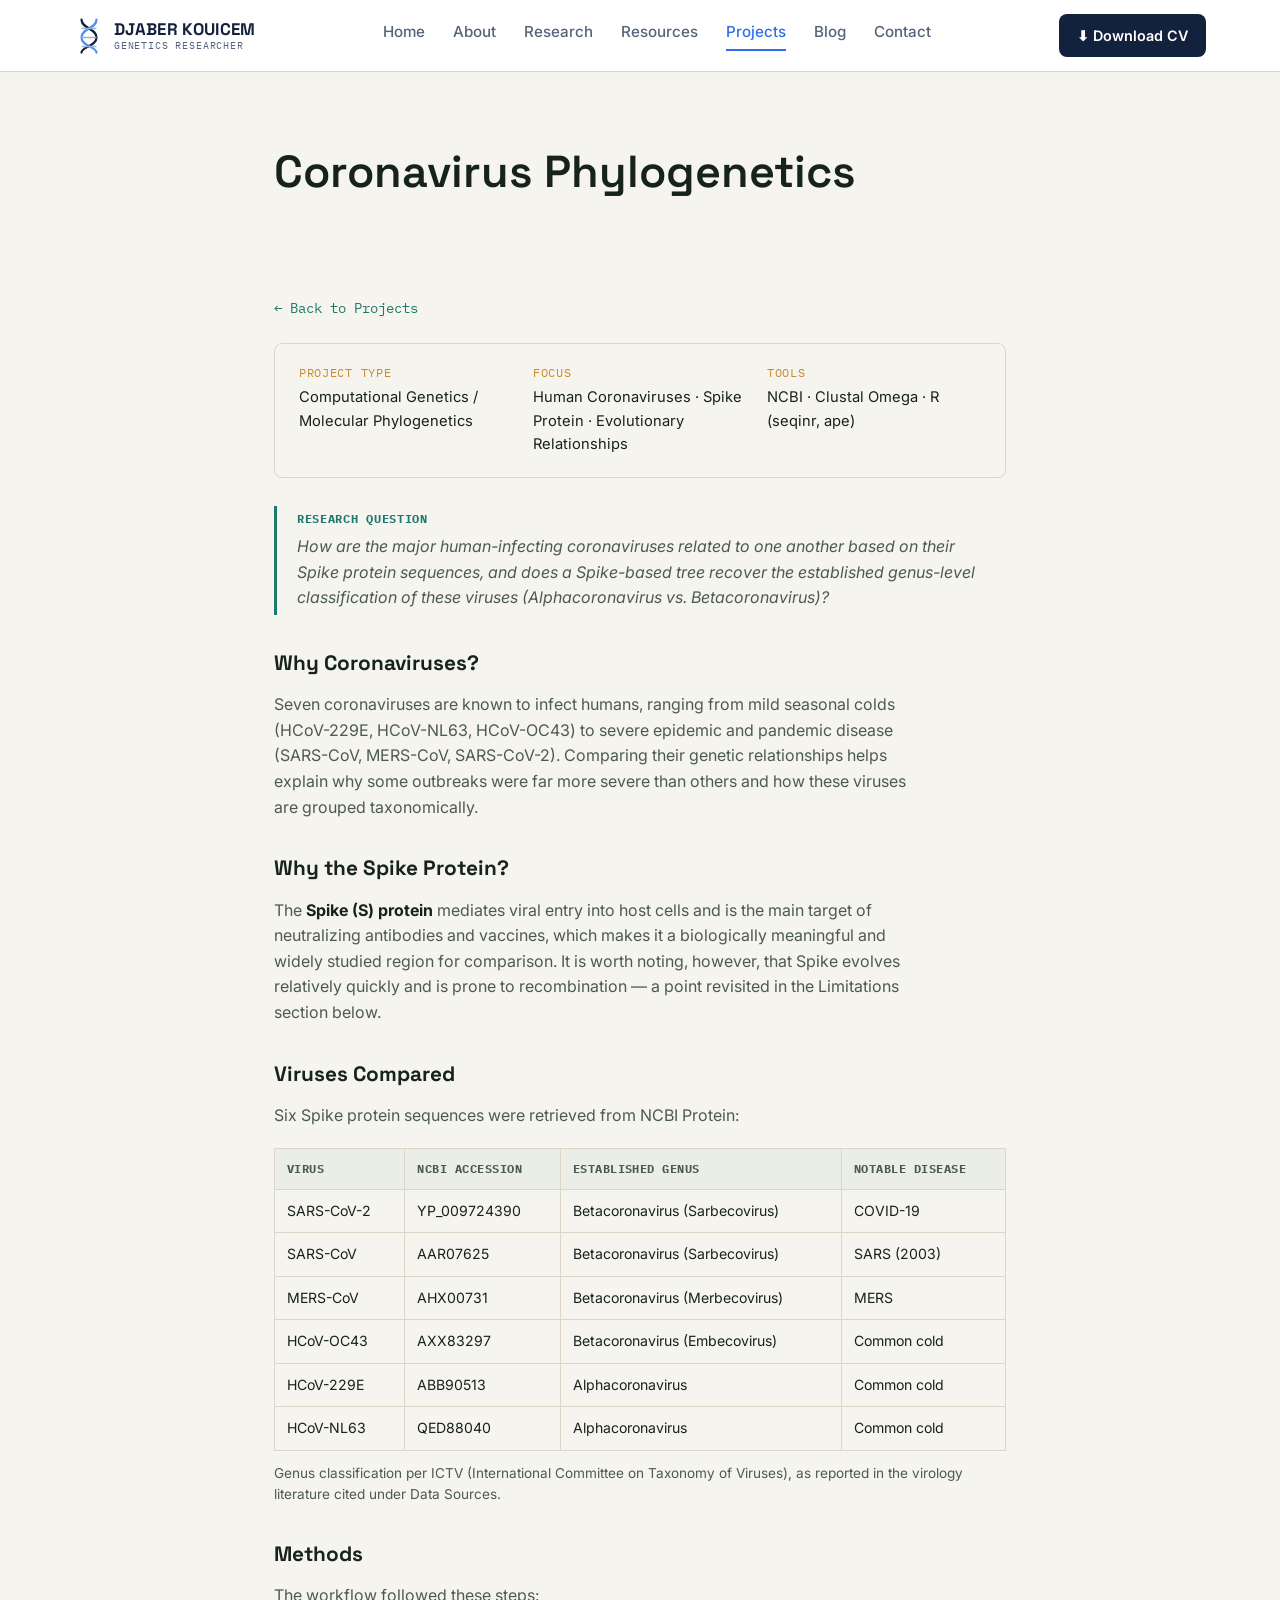
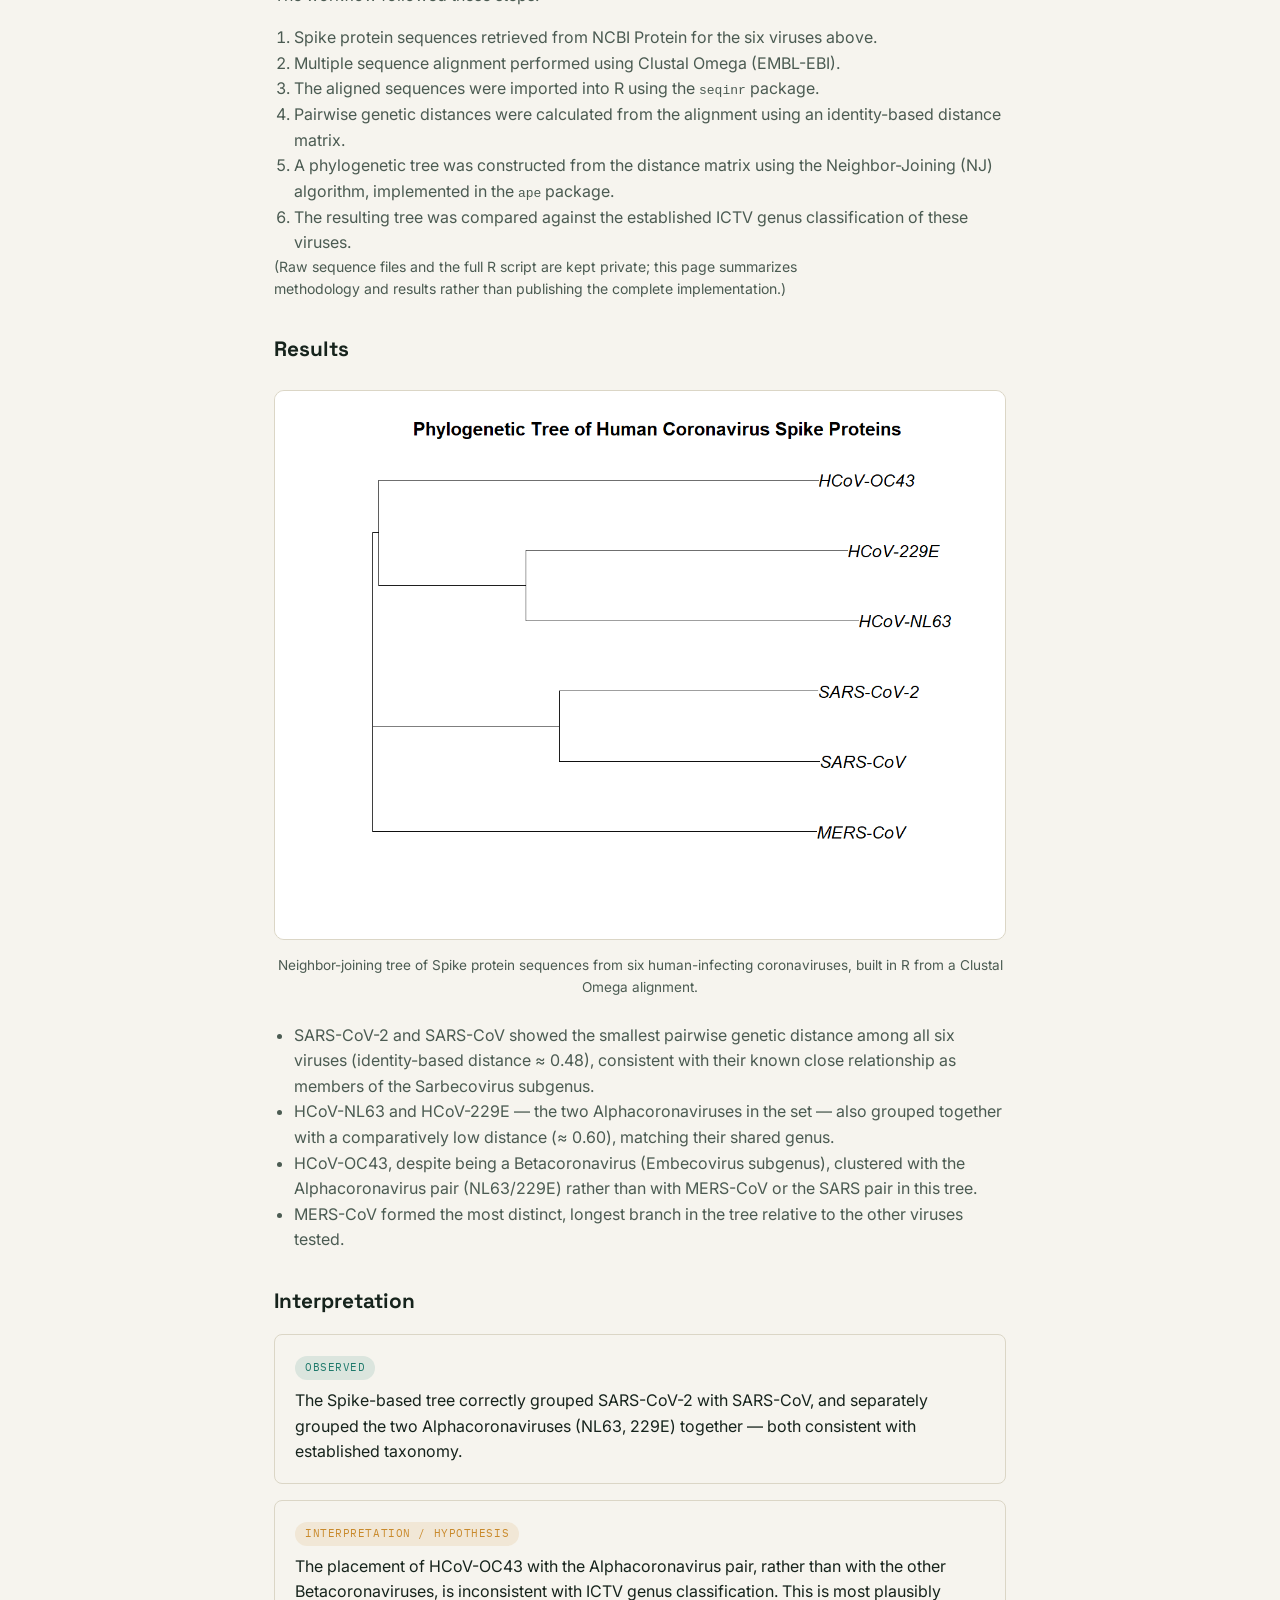
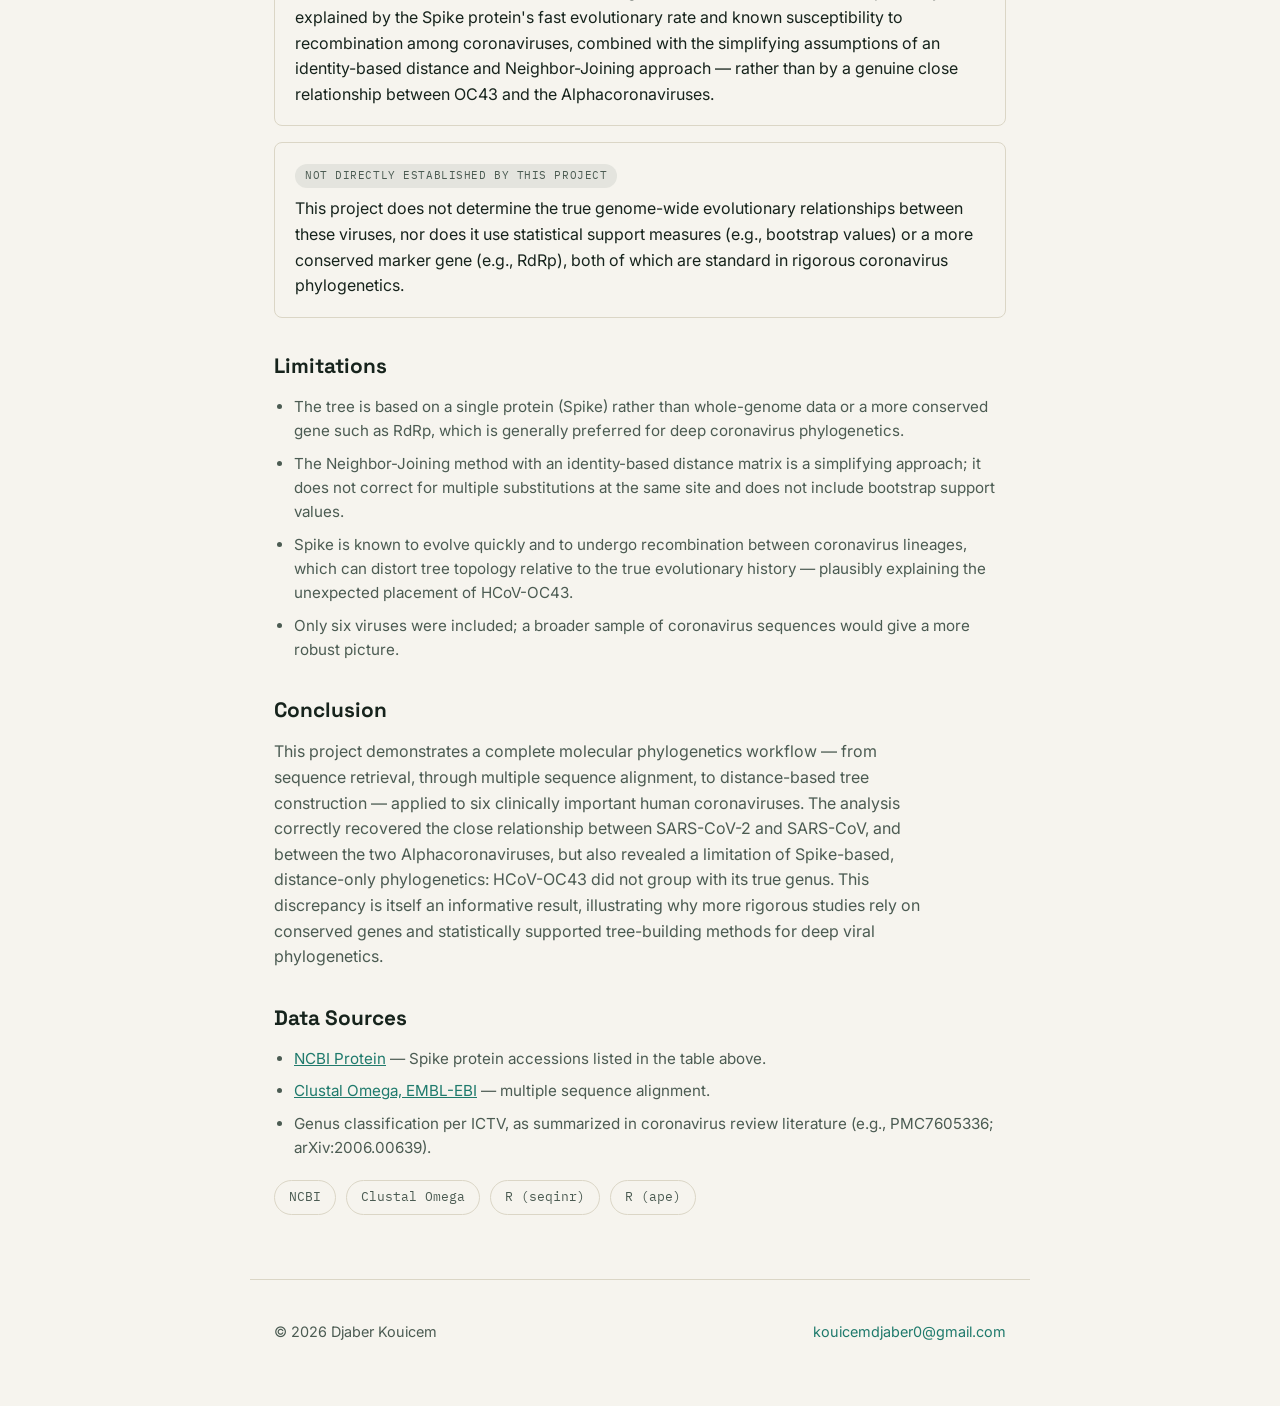
<file: projects/coronavirus-phylogenetics.html>
<!DOCTYPE html>
<html lang="en">
<head>
<meta charset="UTF-8">
<meta name="viewport" content="width=device-width, initial-scale=1.0">
<title>Coronavirus Phylogenetics — Djaber Kouicem</title>
<link rel="preconnect" href="https://fonts.googleapis.com">
<link href="https://fonts.googleapis.com/css2?family=Playfair+Display:wght@600;700&family=Space+Grotesk:wght@500;600;700&family=Inter:wght@400;500&family=IBM+Plex+Mono:wght@400;500;600&display=swap" rel="stylesheet">
<link rel="stylesheet" href="../css/style.css">
</head>
<body>

<header class="site-header">
  <div class="header-wrap">
    <a href="../index.html" class="brand">
      <img src="../img/dna-mark.svg" alt="" class="brand-icon">
      <span class="brand-text">
        <span class="brand-name">DJABER KOUICEM</span>
        <span class="brand-sub">GENETICS RESEARCHER</span>
      </span>
    </a>
    <nav class="main-nav">
      <a href="../index.html">Home</a>
      <a href="../about.html">About</a>
      <a href="../research.html">Research</a>
      <a href="../resources.html">Resources</a>
      <a href="../projects.html" class="active">Projects</a>
      <a href="../blog.html">Blog</a>
      <a href="mailto:kouicemdjaber0@gmail.com">Contact</a>
    </nav>
    <a href="../cv.pdf" class="btn-download" download>⬇ Download CV</a>
  </div>
</header>

<header class="page-hero">
  <h1>Coronavirus Phylogenetics</h1>
</header>

<section class="block reveal">
  <p class="back-link" style="display:block;margin-bottom:8px;"><a href="../projects.html">← Back to Projects</a></p>

  <dl class="project-meta">
    <div>
      <dt>Project Type</dt>
      <dd>Computational Genetics / Molecular Phylogenetics</dd>
    </div>
    <div>
      <dt>Focus</dt>
      <dd>Human Coronaviruses · Spike Protein · Evolutionary Relationships</dd>
    </div>
    <div>
      <dt>Tools</dt>
      <dd>NCBI · Clustal Omega · R (seqinr, ape)</dd>
    </div>
  </dl>

  <div class="research-question">
    <strong>Research Question</strong>
    How are the major human-infecting coronaviruses related to one another
    based on their Spike protein sequences, and does a Spike-based tree
    recover the established genus-level classification of these viruses
    (Alphacoronavirus vs. Betacoronavirus)?
  </div>

  <div class="prose">
    <h2 style="font-family:var(--font-display);font-size:1.3rem;margin:32px 0 12px;">Why Coronaviruses?</h2>
    <p>
      Seven coronaviruses are known to infect humans, ranging from mild
      seasonal colds (HCoV-229E, HCoV-NL63, HCoV-OC43) to severe epidemic
      and pandemic disease (SARS-CoV, MERS-CoV, SARS-CoV-2). Comparing their
      genetic relationships helps explain why some outbreaks were far more
      severe than others and how these viruses are grouped taxonomically.
    </p>

    <h2 style="font-family:var(--font-display);font-size:1.3rem;margin:32px 0 12px;">Why the Spike Protein?</h2>
    <p>
      The <strong>Spike (S) protein</strong> mediates viral entry into host
      cells and is the main target of neutralizing antibodies and vaccines,
      which makes it a biologically meaningful and widely studied region for
      comparison. It is worth noting, however, that Spike evolves relatively
      quickly and is prone to recombination — a point revisited in the
      Limitations section below.

    <h2 style="font-family:var(--font-display);font-size:1.3rem;margin:32px 0 12px;">Viruses Compared</h2>
    <p>Six Spike protein sequences were retrieved from NCBI Protein:</p>
  </div>

  <table class="variant-table">
    <thead>
      <tr>
        <th>Virus</th>
        <th>NCBI Accession</th>
        <th>Established Genus</th>
        <th>Notable Disease</th>
      </tr>
    </thead>
    <tbody>
      <tr><td>SARS-CoV-2</td><td>YP_009724390</td><td>Betacoronavirus (Sarbecovirus)</td><td>COVID-19</td></tr>
      <tr><td>SARS-CoV</td><td>AAR07625</td><td>Betacoronavirus (Sarbecovirus)</td><td>SARS (2003)</td></tr>
      <tr><td>MERS-CoV</td><td>AHX00731</td><td>Betacoronavirus (Merbecovirus)</td><td>MERS</td></tr>
      <tr><td>HCoV-OC43</td><td>AXX83297</td><td>Betacoronavirus (Embecovirus)</td><td>Common cold</td></tr>
      <tr><td>HCoV-229E</td><td>ABB90513</td><td>Alphacoronavirus</td><td>Common cold</td></tr>
      <tr><td>HCoV-NL63</td><td>QED88040</td><td>Alphacoronavirus</td><td>Common cold</td></tr>
    </tbody>
  </table>
  <p style="font-size:0.85rem;color:var(--ink-soft);margin-top:-8px;">
    Genus classification per ICTV (International Committee on Taxonomy of
    Viruses), as reported in the virology literature cited under Data Sources.
  </p>

  <div class="prose">
    <h2 style="font-family:var(--font-display);font-size:1.3rem;margin:32px 0 12px;">Methods</h2>
    <p>The workflow followed these steps:</p>
    <ol style="color:var(--ink-soft);padding-left:20px;">
      <li>Spike protein sequences retrieved from NCBI Protein for the six viruses above.</li>
      <li>Multiple sequence alignment performed using Clustal Omega (EMBL-EBI).</li>
      <li>The aligned sequences were imported into R using the <code>seqinr</code> package.</li>
      <li>Pairwise genetic distances were calculated from the alignment using an identity-based distance matrix.</li>
      <li>A phylogenetic tree was constructed from the distance matrix using the Neighbor-Joining (NJ) algorithm, implemented in the <code>ape</code> package.</li>
      <li>The resulting tree was compared against the established ICTV genus classification of these viruses.</li>
    </ol>
    <p style="font-size:0.88rem;color:var(--ink-soft);">
      (Raw sequence files and the full R script are kept private; this page
      summarizes methodology and results rather than publishing the complete
      implementation.)
    </p>

    <h2 style="font-family:var(--font-display);font-size:1.3rem;margin:32px 0 12px;">Results</h2>
  </div>

  <figure class="project-figure">
    <img src="../img/coronavirus-tree.png" alt="Neighbor-joining phylogenetic tree of six human coronavirus Spike proteins">
    <figcaption>Neighbor-joining tree of Spike protein sequences from six human-infecting coronaviruses, built in R from a Clustal Omega alignment.</figcaption>
  </figure>

  <div class="prose">
    <ul style="color:var(--ink-soft);padding-left:20px;">
      <li>SARS-CoV-2 and SARS-CoV showed the smallest pairwise genetic distance among all six viruses (identity-based distance ≈ 0.48), consistent with their known close relationship as members of the Sarbecovirus subgenus.</li>
      <li>HCoV-NL63 and HCoV-229E — the two Alphacoronaviruses in the set — also grouped together with a comparatively low distance (≈ 0.60), matching their shared genus.</li>
      <li>HCoV-OC43, despite being a Betacoronavirus (Embecovirus subgenus), clustered with the Alphacoronavirus pair (NL63/229E) rather than with MERS-CoV or the SARS pair in this tree.</li>
      <li>MERS-CoV formed the most distinct, longest branch in the tree relative to the other viruses tested.</li>
    </ul>

    <h2 style="font-family:var(--font-display);font-size:1.3rem;margin:32px 0 12px;">Interpretation</h2>
  </div>

  <div class="evidence-block">
    <span class="evidence-tag observed">Observed</span>
    <p>The Spike-based tree correctly grouped SARS-CoV-2 with SARS-CoV, and separately grouped the two Alphacoronaviruses (NL63, 229E) together — both consistent with established taxonomy.</p>
  </div>
  <div class="evidence-block">
    <span class="evidence-tag hypothesis">Interpretation / Hypothesis</span>
    <p>The placement of HCoV-OC43 with the Alphacoronavirus pair, rather than with the other Betacoronaviruses, is inconsistent with ICTV genus classification. This is most plausibly explained by the Spike protein's fast evolutionary rate and known susceptibility to recombination among coronaviruses, combined with the simplifying assumptions of an identity-based distance and Neighbor-Joining approach — rather than by a genuine close relationship between OC43 and the Alphacoronaviruses.</p>
  </div>
  <div class="evidence-block">
    <span class="evidence-tag not-proven">Not directly established by this project</span>
    <p>This project does not determine the true genome-wide evolutionary relationships between these viruses, nor does it use statistical support measures (e.g., bootstrap values) or a more conserved marker gene (e.g., RdRp), both of which are standard in rigorous coronavirus phylogenetics.</p>
  </div>

  <div class="prose">
    <h2 style="font-family:var(--font-display);font-size:1.3rem;margin:32px 0 12px;">Limitations</h2>
  </div>

  <ul class="limitations-list">
    <li>The tree is based on a single protein (Spike) rather than whole-genome data or a more conserved gene such as RdRp, which is generally preferred for deep coronavirus phylogenetics.</li>
    <li>The Neighbor-Joining method with an identity-based distance matrix is a simplifying approach; it does not correct for multiple substitutions at the same site and does not include bootstrap support values.</li>
    <li>Spike is known to evolve quickly and to undergo recombination between coronavirus lineages, which can distort tree topology relative to the true evolutionary history — plausibly explaining the unexpected placement of HCoV-OC43.</li>
    <li>Only six viruses were included; a broader sample of coronavirus sequences would give a more robust picture.</li>
  </ul>

  <div class="prose">
    <h2 style="font-family:var(--font-display);font-size:1.3rem;margin:32px 0 12px;">Conclusion</h2>
    <p>
      This project demonstrates a complete molecular phylogenetics workflow —
      from sequence retrieval, through multiple sequence alignment, to
      distance-based tree construction — applied to six clinically important
      human coronaviruses. The analysis correctly recovered the close
      relationship between SARS-CoV-2 and SARS-CoV, and between the two
      Alphacoronaviruses, but also revealed a limitation of Spike-based,
      distance-only phylogenetics: HCoV-OC43 did not group with its true
      genus. This discrepancy is itself an informative result, illustrating
      why more rigorous studies rely on conserved genes and statistically
      supported tree-building methods for deep viral phylogenetics.
    </p>

    <h2 style="font-family:var(--font-display);font-size:1.3rem;margin:32px 0 12px;">Data Sources</h2>
  </div>

  <ul class="sources-list">
    <li><a href="https://www.ncbi.nlm.nih.gov/protein" target="_blank" rel="noopener">NCBI Protein</a> — Spike protein accessions listed in the table above.</li>
    <li><a href="https://www.ebi.ac.uk/jdispatcher/msa/clustalo" target="_blank" rel="noopener">Clustal Omega, EMBL-EBI</a> — multiple sequence alignment.</li>
    <li>Genus classification per ICTV, as summarized in coronavirus review literature (e.g., PMC7605336; arXiv:2006.00639).</li>
  </ul>

  <div class="tool-tags">
    <span><a href="https://www.ncbi.nlm.nih.gov" target="_blank" rel="noopener" style="color:inherit;">NCBI</a></span>
    <span><a href="https://www.ebi.ac.uk/jdispatcher/msa/clustalo" target="_blank" rel="noopener" style="color:inherit;">Clustal Omega</a></span>
    <span>R (seqinr)</span>
    <span>R (ape)</span>
  </div>
</section>

<footer>
  <span>© 2026 Djaber Kouicem</span>
  <a href="mailto:kouicemdjaber0@gmail.com">kouicemdjaber0@gmail.com</a>
</footer>

<script src="../js/script.js"></script>
</body>
</html>
</file>
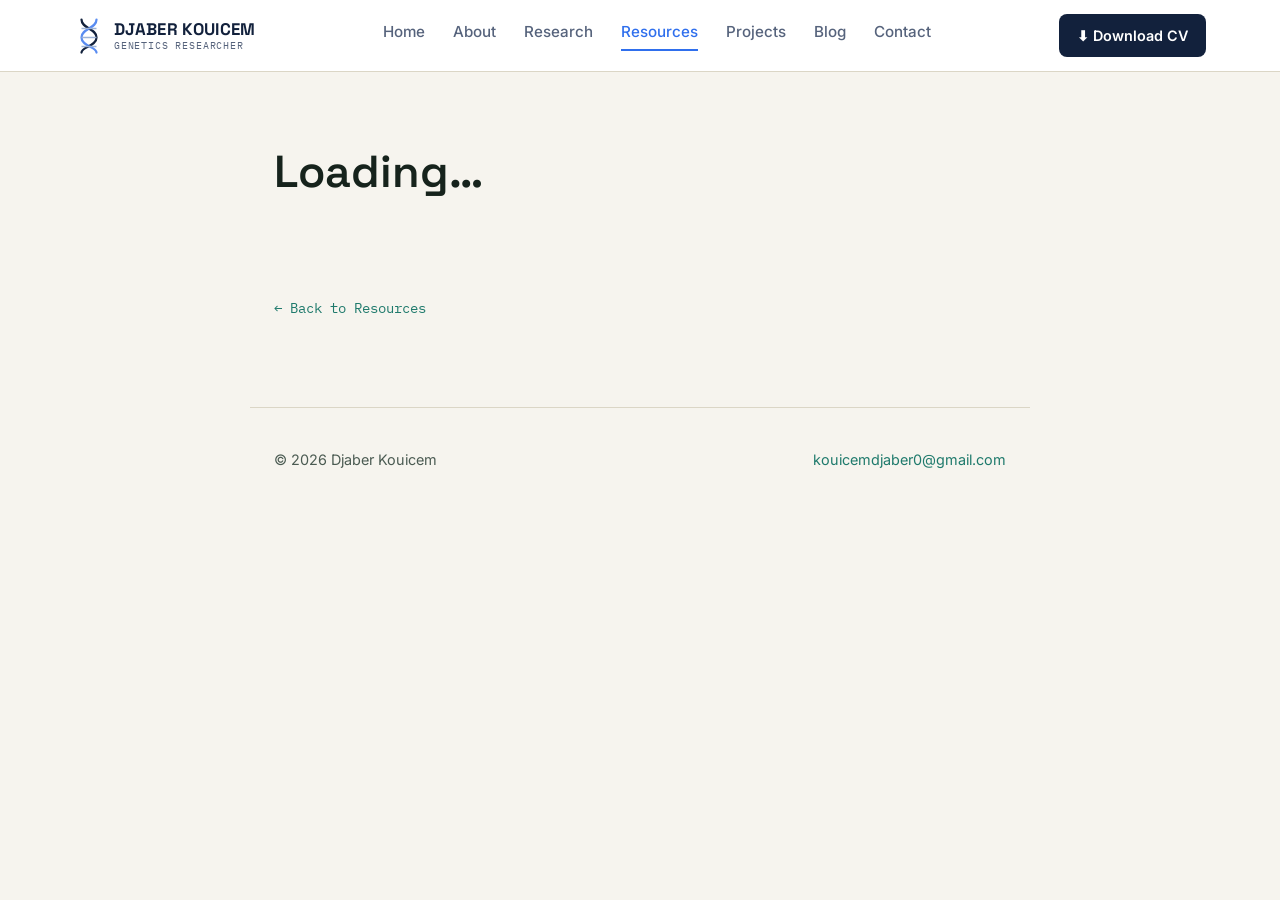
<file: subjects/subject.html>
<!DOCTYPE html>
<html lang="en">
<head>
<meta charset="UTF-8">
<meta name="viewport" content="width=device-width, initial-scale=1.0">
<title>Subject — Djaber Kouicem</title>
<link rel="preconnect" href="https://fonts.googleapis.com">
<link href="https://fonts.googleapis.com/css2?family=Playfair+Display:wght@600;700&family=Space+Grotesk:wght@500;600;700&family=Inter:wght@400;500&family=IBM+Plex+Mono:wght@400;500;600&display=swap" rel="stylesheet">
<link rel="stylesheet" href="../css/style.css">
</head>
<body>

<header class="site-header">
  <div class="header-wrap">
    <a href="../index.html" class="brand">
      <img src="../img/dna-mark.svg" alt="" class="brand-icon">
      <span class="brand-text">
        <span class="brand-name">DJABER KOUICEM</span>
        <span class="brand-sub">GENETICS RESEARCHER</span>
      </span>
    </a>
    <nav class="main-nav">
      <a href="../index.html">Home</a>
      <a href="../about.html">About</a>
      <a href="../research.html">Research</a>
      <a href="../resources.html" class="active">Resources</a>
      <a href="../projects.html">Projects</a>
      <a href="../blog.html">Blog</a>
      <a href="mailto:kouicemdjaber0@gmail.com">Contact</a>
    </nav>
    <a href="../cv.pdf" class="btn-download" download>⬇ Download CV</a>
  </div>
</header>

<header class="page-hero">
  <h1 id="subject-title">Loading…</h1>
</header>

<section class="block reveal">
  <p class="back-link" style="display:block;margin-bottom:24px;"><a href="../resources.html">← Back to Resources</a></p>

  <div class="post-list" id="chapters-list">
    <!-- Filled in automatically by script.js based on ?slug= in the URL -->
  </div>
</section>

<footer>
  <span>© 2026 Djaber Kouicem</span>
  <a href="mailto:kouicemdjaber0@gmail.com">kouicemdjaber0@gmail.com</a>
</footer>

<script src="../js/resources-data.js"></script>
<script src="../js/script.js"></script>
</body>
</html>
</file>
<file: css/style.css>
/* ============================================
   1. RESET & BASE
   Reset removes browser default spacing so we
   control everything ourselves. box-sizing:
   border-box means padding/border don't add
   extra size to elements (much less confusing).
   ============================================ */
* {
  margin: 0;
  padding: 0;
  box-sizing: border-box;
}

/* ============================================
   2. DESIGN TOKENS (CSS variables)
   Defining colors/fonts once here means we can
   reuse them everywhere with var(--name), and
   change the whole site's look by editing one line.
   ============================================ */
:root {
  --paper: #f6f4ee;       /* background */
  --ink: #16231c;         /* main text, deep green-black */
  --ink-soft: #4b5b52;    /* secondary text */
  --teal: #1f7a6c;        /* primary accent - DNA green */
  --amber: #c98a2c;       /* secondary accent - agar amber */
  --line: #dbd6c6;        /* hairline borders */
  --font-display: 'Space Grotesk', 'Segoe UI', sans-serif;
  --font-serif: 'Playfair Display', Georgia, serif;
  --font-body: 'Inter', 'Segoe UI', sans-serif;
  --font-mono: 'IBM Plex Mono', 'Courier New', monospace;
}

body {
  background: var(--paper);
  color: var(--ink);
  font-family: var(--font-body);
  line-height: 1.6;
  -webkit-font-smoothing: antialiased;
}

a {
  color: inherit;
  text-decoration: none;
}

.wrap {
  max-width: 780px;
  margin: 0 auto;
  padding: 0 24px;
}

/* ============================================
   3. NAVIGATION
   Flexbox (display:flex) lines items up in a row
   and space-between pushes them to opposite ends.
   ============================================ */
.site-nav {
  border-bottom: 1px solid var(--line);
  position: sticky;
  top: 0;
  background: var(--paper);
  z-index: 10;
}

.site-nav .wrap {
  display: flex;
  align-items: center;
  justify-content: space-between;
  height: 64px;
}

.nav-mark {
  font-family: var(--font-mono);
  font-weight: 600;
  color: var(--teal);
  font-size: 0.95rem;
}

.nav-links {
  display: flex;
  gap: 28px;
  list-style: none;
}

.nav-links a {
  font-size: 0.92rem;
  color: var(--ink-soft);
  transition: color 0.2s;
}

.nav-links a:hover,
.nav-links a:focus-visible {
  color: var(--teal);
}

/* ============================================
   4. LEGACY HERO (still used by old markup if
   any page references it — harmless to keep)
   ============================================ */
.hero {
  max-width: 780px;
  margin: 0 auto;
  padding: 96px 24px 64px;
}

.hero-eyebrow {
  font-family: var(--font-mono);
  font-size: 0.85rem;
  color: var(--teal);
  letter-spacing: 0.04em;
  margin-bottom: 20px;
}

.hero-eyebrow .seq {
  color: var(--ink-soft);
  font-weight: 400;
}

.hero h1 {
  font-family: var(--font-display);
  font-size: clamp(2.2rem, 5vw, 3.4rem);
  font-weight: 600;
  line-height: 1.15;
  margin-bottom: 24px;
}

.hero h1 em {
  font-style: normal;
  color: var(--teal);
  border-bottom: 3px solid var(--amber);
}

.lede {
  font-size: 1.1rem;
  color: var(--ink-soft);
  max-width: 60ch;
  margin-bottom: 32px;
}

.hero-links {
  display: flex;
  flex-wrap: wrap;
  gap: 12px;
}

.pill {
  font-family: var(--font-mono);
  font-size: 0.85rem;
  border: 1px solid var(--line);
  padding: 8px 16px;
  border-radius: 999px;
  transition: border-color 0.2s, color 0.2s;
}

.pill:hover {
  border-color: var(--teal);
  color: var(--teal);
}

/* ============================================
   4B. HAMBURGER MENU + SLIDE-OUT DRAWER
   Three horizontal lines (the "hamburger" icon)
   toggle a panel that slides in from the left.
   ============================================ */
.menu-toggle {
  width: 40px;
  height: 40px;
  display: flex;
  flex-direction: column;
  justify-content: center;
  align-items: center;
  gap: 5px;
  background: none;
  border: none;
  cursor: pointer;
}

.menu-toggle span {
  width: 22px;
  height: 2px;
  background: var(--ink);
  display: block;
  transition: background 0.2s;
}

.menu-toggle:hover span {
  background: var(--teal);
}

.drawer-overlay {
  position: fixed;
  inset: 0;
  background: rgba(22, 35, 28, 0.4);
  opacity: 0;
  pointer-events: none;
  transition: opacity 0.3s ease;
  z-index: 90;
}

.drawer-overlay.open {
  opacity: 1;
  pointer-events: auto;
}

.drawer {
  position: fixed;
  top: 0;
  left: 0;
  height: 100%;
  width: 280px;
  max-width: 80vw;
  background: var(--paper);
  border-right: 1px solid var(--line);
  transform: translateX(-100%);
  transition: transform 0.35s ease;
  z-index: 100;
  padding: 28px 28px;
  display: flex;
  flex-direction: column;
}

.drawer.open {
  transform: translateX(0);
}

.drawer-close {
  align-self: flex-end;
  background: none;
  border: none;
  font-family: var(--font-mono);
  font-size: 1.6rem;
  line-height: 1;
  color: var(--ink);
  cursor: pointer;
  margin-bottom: 40px;
}

.drawer-links {
  list-style: none;
  display: flex;
  flex-direction: column;
  gap: 24px;
}

.drawer-links a {
  font-family: var(--font-display);
  font-size: 1.25rem;
  font-weight: 600;
  color: var(--ink);
  transition: color 0.2s;
}

.drawer-links a:hover {
  color: var(--teal);
}

/* ============================================
   4C. NEW HOMEPAGE HERO
   Two-column layout: text on the left, a static
   DNA illustration on the right. Matches the
   reference design (serif name, tags line, CTA).
   ============================================ */
.hero-minimal {
  position: relative;
  overflow: hidden;
  max-width: 1180px;
  margin: 0 auto;
  padding: 64px 24px;
  min-height: 82vh;
  display: grid;
  grid-template-columns: 1.1fr 0.9fr;
  align-items: center;
  gap: 32px;
}

.hero-text {
  position: relative;
  z-index: 1;
}

.hero-name {
  font-family: var(--font-serif);
  font-weight: 700;
  font-size: clamp(2.6rem, 6vw, 4.6rem);
  line-height: 1.05;
  color: var(--ink);
  margin-bottom: 18px;
}

.hero-role {
  font-family: var(--font-mono);
  letter-spacing: 0.08em;
  color: var(--teal);
  font-size: 1rem;
  margin-bottom: 14px;
  text-transform: uppercase;
}

.hero-tags {
  color: var(--ink-soft);
  font-size: 0.98rem;
  margin-bottom: 22px;
}

.hero-bio {
  color: var(--ink-soft);
  font-size: 1.1rem;
  max-width: 46ch;
  margin-bottom: 32px;
}

.hero-cta {
  display: inline-flex;
  align-items: center;
  gap: 10px;
  font-family: var(--font-mono);
  font-size: 0.9rem;
  letter-spacing: 0.05em;
  text-transform: uppercase;
  border: 1px solid var(--line);
  padding: 14px 26px;
  border-radius: 2px;
  color: var(--ink);
  transition: border-color 0.2s, color 0.2s;
}

.hero-cta:hover {
  border-color: var(--teal);
  color: var(--teal);
}

.hero-dna {
  position: relative;
  height: 100%;
  min-height: 520px;
  -webkit-mask-image: linear-gradient(to bottom, transparent 0%, black 12%, black 88%, transparent 100%);
  mask-image: linear-gradient(to bottom, transparent 0%, black 12%, black 88%, transparent 100%);
}

.hero-dna img {
  width: 100%;
  height: 100%;
  object-fit: contain;
  opacity: 0.9;
}

/* ============================================
   4D. SUB-PAGE HEADER
   Small title header used at the top of
   about.html, cv.html, etc.
   ============================================ */
.page-hero {
  max-width: 780px;
  margin: 0 auto;
  padding: 64px 24px 24px;
}

.page-hero h1 {
  font-family: var(--font-display);
  font-size: clamp(2rem, 5vw, 2.8rem);
  font-weight: 600;
}

/* ============================================
   5. RULERS (section dividers)
   ============================================ */
.ruler {
  height: 1px;
  background: var(--line);
  max-width: 780px;
  margin: 0 auto;
}

/* ============================================
   6. CONTENT BLOCKS
   ============================================ */
.block {
  max-width: 780px;
  margin: 0 auto;
  padding: 64px 24px;
}

.reveal {
  transition: opacity 1.1s ease, transform 1.1s ease;
}

.reveal.pre-reveal {
  opacity: 0;
  transform: translateY(40px);
}

.reveal.in-view {
  opacity: 1;
  transform: translateY(0);
}

.block-head {
  display: flex;
  align-items: baseline;
  gap: 14px;
  margin-bottom: 28px;
}

.num {
  font-family: var(--font-mono);
  font-size: 0.85rem;
  color: var(--amber);
}

.block-head h2 {
  font-family: var(--font-display);
  font-size: 1.6rem;
  font-weight: 600;
}

.prose p {
  color: var(--ink-soft);
  margin-bottom: 16px;
  max-width: 65ch;
}

.prose strong {
  color: var(--ink);
}

/* ============================================
   7. TIMELINE (CV section)
   ============================================ */
.timeline-item {
  border-left: 2px solid var(--line);
  padding-left: 20px;
  margin-bottom: 28px;
  position: relative;
}

.timeline-item::before {
  content: '';
  position: absolute;
  left: -5px;
  top: 4px;
  width: 8px;
  height: 8px;
  border-radius: 50%;
  background: var(--teal);
}

.timeline-date {
  font-family: var(--font-mono);
  font-size: 0.78rem;
  color: var(--amber);
  display: block;
  margin-bottom: 6px;
}

.timeline-item h3 {
  font-family: var(--font-display);
  font-size: 1.05rem;
  margin-bottom: 6px;
}

.timeline-item p {
  color: var(--ink-soft);
  font-size: 0.95rem;
}

/* ============================================
   8. BLOG POST LIST
   ============================================ */
.post-row {
  display: flex;
  justify-content: space-between;
  align-items: center;
  gap: 20px;
  padding: 18px 0;
  border-bottom: 1px solid var(--line);
  transition: opacity 0.2s;
}

.post-row:hover {
  opacity: 0.7;
}

.post-title {
  font-family: var(--font-display);
  font-weight: 600;
  margin-bottom: 4px;
}

.post-excerpt {
  color: var(--ink-soft);
  font-size: 0.9rem;
}

.post-meta {
  font-family: var(--font-mono);
  font-size: 0.8rem;
  color: var(--ink-soft);
  white-space: nowrap;
}

.back-link {
  font-family: var(--font-mono);
  font-size: 0.9rem;
  color: var(--teal);
}

/* ============================================
   9. FOOTER
   ============================================ */
footer {
  max-width: 780px;
  margin: 0 auto;
  padding: 40px 24px 64px;
  display: flex;
  justify-content: space-between;
  color: var(--ink-soft);
  font-size: 0.9rem;
  border-top: 1px solid var(--line);
}

footer a {
  color: var(--teal);
}

/* ============================================
   10. RESPONSIVE (mobile)
   Media query: rules inside only apply when the
   screen is 640px wide or less (phones).
   ============================================ */
@media (max-width: 640px) {
  .nav-links {
    gap: 16px;
  }
  .hero {
    padding: 64px 20px 48px;
  }
  footer {
    flex-direction: column;
    gap: 8px;
  }
}

/* ============================================
   11. NEW HERO RESPONSIVE
   Stacks the two columns on smaller screens and
   shrinks/fades the DNA so text stays readable.
   ============================================ */
@media (max-width: 900px) {
  .hero-minimal {
    grid-template-columns: 1fr;
    min-height: auto;
    padding: 56px 24px 40px;
  }

  .hero-dna {
    order: -1;
    min-height: 260px;
    opacity: 0.5;
  }
}

@media (max-width: 480px) {
  .hero-dna {
    min-height: 180px;
    opacity: 0.35;
  }
}

/* ============================================
   12. NEW FULL NAV BAR (replaces hamburger menu)
   Shared header used on every page: logo + full
   link list + a Download CV button.
   ============================================ */
:root {
  --navy: #12213c;
  --navy-soft: #56637c;
  --sky: #2f6fed;
  --sky-soft: #eaf1fd;
}

.site-header {
  border-bottom: 1px solid var(--line);
  background: #fff;
  position: sticky;
  top: 0;
  z-index: 20;
}

.header-wrap {
  max-width: 1180px;
  margin: 0 auto;
  padding: 14px 24px;
  display: flex;
  align-items: center;
  justify-content: space-between;
  gap: 24px;
  flex-wrap: wrap;
}

.brand {
  display: flex;
  align-items: center;
  gap: 10px;
}

.brand-icon {
  width: 30px;
  height: 36px;
}

.brand-text {
  display: flex;
  flex-direction: column;
  line-height: 1.2;
}

.brand-name {
  font-family: var(--font-display);
  font-weight: 700;
  font-size: 1.05rem;
  color: var(--navy);
  letter-spacing: 0.02em;
}

.brand-sub {
  font-family: var(--font-mono);
  font-size: 0.65rem;
  color: var(--navy-soft);
  letter-spacing: 0.08em;
}

.main-nav {
  display: flex;
  align-items: center;
  gap: 28px;
}

.main-nav a {
  font-size: 0.95rem;
  color: var(--navy-soft);
  font-weight: 500;
  padding-bottom: 4px;
  border-bottom: 2px solid transparent;
  transition: color 0.2s, border-color 0.2s;
}

.main-nav a:hover,
.main-nav a.active {
  color: var(--sky);
}

.main-nav a.active {
  border-bottom-color: var(--sky);
}

.btn-download {
  display: inline-flex;
  align-items: center;
  gap: 8px;
  background: var(--navy);
  color: #fff !important;
  font-size: 0.9rem;
  font-weight: 600;
  padding: 10px 18px;
  border-radius: 8px;
  transition: background 0.2s;
}

.btn-download:hover {
  background: var(--sky);
}

@media (max-width: 900px) {
  .header-wrap {
    justify-content: center;
    text-align: center;
  }
  .main-nav {
    order: 3;
    width: 100%;
    justify-content: center;
    flex-wrap: wrap;
    gap: 16px;
    padding-top: 10px;
    border-top: 1px solid var(--line);
  }
}

/* ============================================
   13. NEW BLUE HERO (matches latest reference)
   ============================================ */
.hero-blue {
  position: relative;
  overflow: hidden;
  max-width: 1180px;
  margin: 0 auto;
  padding: 56px 24px 0;
  display: grid;
  grid-template-columns: 1.1fr 0.9fr;
  align-items: center;
  gap: 32px;
}

.hero-badge {
  display: inline-flex;
  align-items: center;
  gap: 8px;
  background: var(--sky-soft);
  color: var(--sky);
  font-family: var(--font-mono);
  font-size: 0.78rem;
  font-weight: 600;
  letter-spacing: 0.05em;
  text-transform: uppercase;
  padding: 8px 16px;
  border-radius: 999px;
  margin-bottom: 24px;
}

.hero-badge::before {
  content: '';
  width: 7px;
  height: 7px;
  border-radius: 50%;
  background: var(--sky);
  display: inline-block;
}

.hero-blue .hero-name {
  font-family: var(--font-serif);
  font-weight: 700;
  font-size: clamp(2.6rem, 6vw, 4.6rem);
  line-height: 1.05;
  color: var(--navy);
  margin-bottom: 16px;
}

.hero-subtitle {
  font-family: var(--font-display);
  font-size: clamp(1.3rem, 2.6vw, 1.8rem);
  font-weight: 600;
  color: var(--navy);
  margin-bottom: 22px;
}

.hero-subtitle .accent {
  color: var(--sky);
}

.hero-desc {
  color: var(--navy-soft);
  font-size: 1.05rem;
  max-width: 46ch;
  margin-bottom: 32px;
}

.hero-actions {
  display: flex;
  flex-wrap: wrap;
  gap: 14px;
}

.btn-primary,
.btn-secondary {
  display: inline-flex;
  align-items: center;
  gap: 8px;
  font-size: 0.95rem;
  font-weight: 600;
  padding: 14px 24px;
  border-radius: 10px;
  transition: transform 0.15s, background 0.2s, border-color 0.2s;
}

.btn-primary {
  background: var(--navy);
  color: #fff;
}

.btn-primary:hover {
  background: var(--sky);
}

.btn-secondary {
  background: #fff;
  color: var(--navy);
  border: 1px solid var(--line);
}

.btn-secondary:hover {
  border-color: var(--sky);
  color: var(--sky);
}

.hero-dna-blue {
  position: relative;
  height: 100%;
  min-height: 560px;
  -webkit-mask-image: linear-gradient(to bottom, transparent 0%, black 4%, black 96%, transparent 100%);
  mask-image: linear-gradient(to bottom, transparent 0%, black 4%, black 96%, transparent 100%);
}

.hero-dna-blue img {
  width: 100%;
  height: 100%;
  object-fit: contain;
  opacity: 1;
}

.hero-role {
  font-family: var(--font-mono);
  letter-spacing: 0.08em;
  color: var(--sky);
  font-size: 0.95rem;
  margin-bottom: 14px;
  text-transform: uppercase;
}

/* ============================================
   14. FEATURE STRIP (bottom of hero)
   ============================================ */
.feature-strip {
  max-width: 1100px;
  margin: 0 auto;
  transform: translateY(40px);
  background: rgba(255, 255, 255, 0.85);
  border: 1px solid var(--line);
  border-radius: 18px;
  padding: 28px 24px;
  display: grid;
  grid-template-columns: repeat(4, 1fr);
  gap: 24px;
  box-shadow: 0 12px 30px rgba(18, 33, 60, 0.06);
}

.feature-item {
  display: flex;
  align-items: flex-start;
  gap: 14px;
}

.feature-icon {
  width: 40px;
  height: 40px;
  border-radius: 50%;
  background: var(--sky-soft);
  display: flex;
  align-items: center;
  justify-content: center;
  flex-shrink: 0;
}

.feature-icon svg {
  width: 20px;
  height: 20px;
  stroke: var(--sky);
}

.feature-item h4 {
  font-family: var(--font-display);
  font-size: 0.95rem;
  color: var(--navy);
  margin-bottom: 4px;
}

.feature-item p {
  font-size: 0.85rem;
  color: var(--navy-soft);
}

.hero-spacer {
  height: 60px;
}

@media (max-width: 900px) {
  .hero-blue {
    grid-template-columns: 1fr;
    padding-top: 40px;
  }
  .hero-dna-blue {
    order: -1;
    min-height: 220px;
    opacity: 0.6;
  }
  .feature-strip {
    grid-template-columns: repeat(2, 1fr);
  }
}

@media (max-width: 480px) {
  .feature-strip {
    grid-template-columns: 1fr;
  }
}

/* ============================================
   15. PROJECT CARDS (portal-style grid)
   Rectangular cards: image on top, bold
   underlined title below. Click opens the full
   project page.
   ============================================ */
.project-grid {
  display: grid;
  grid-template-columns: repeat(auto-fill, minmax(260px, 1fr));
  gap: 24px;
  margin-top: 24px;
}

.project-card {
  display: block;
  border: 1px solid var(--line);
  border-radius: 12px;
  overflow: hidden;
  background: #fff;
  transition: transform 0.2s, box-shadow 0.2s;
}

.project-card:hover {
  transform: translateY(-4px);
  box-shadow: 0 10px 24px rgba(18, 33, 60, 0.1);
}

.project-card-img {
  width: 100%;
  aspect-ratio: 4 / 3;
  object-fit: cover;
  display: block;
  background: #f0f0f0;
}

.project-card h3 {
  font-family: var(--font-display);
  font-size: 1.05rem;
  font-weight: 700;
  color: var(--ink);
  text-align: center;
  padding: 16px 12px;
  border-top: 3px solid var(--teal);
  text-decoration: underline;
  text-underline-offset: 4px;
}

/* ============================================
   16. PROJECT DETAIL PAGE
   ============================================ */
.project-figure {
  margin: 24px 0;
}

.project-figure img {
  width: 100%;
  border-radius: 10px;
  border: 1px solid var(--line);
}

.project-figure figcaption {
  font-size: 0.85rem;
  color: var(--ink-soft);
  margin-top: 8px;
  text-align: center;
}

.tool-tags {
  display: flex;
  flex-wrap: wrap;
  gap: 10px;
  margin-top: 20px;
}

.tool-tags span {
  font-family: var(--font-mono);
  font-size: 0.8rem;
  border: 1px solid var(--line);
  padding: 6px 14px;
  border-radius: 999px;
  color: var(--ink-soft);
}

/* ============================================
   17. PROJECT PAGE — SCIENTIFIC STRUCTURE
   Metadata block, research question callout,
   comparison table, evidence tags, limitations.
   Minimal, restrained — no icons or gradients.
   ============================================ */
.project-meta {
  display: grid;
  grid-template-columns: repeat(3, 1fr);
  gap: 20px;
  border: 1px solid var(--line);
  border-radius: 8px;
  padding: 20px 24px;
  margin: 24px 0 8px;
}

.project-meta dt {
  font-family: var(--font-mono);
  font-size: 0.72rem;
  letter-spacing: 0.06em;
  text-transform: uppercase;
  color: var(--amber);
  margin-bottom: 4px;
}

.project-meta dd {
  font-size: 0.92rem;
  color: var(--ink);
}

.research-question {
  border-left: 3px solid var(--teal);
  padding: 4px 20px;
  margin: 28px 0;
  color: var(--ink-soft);
  font-style: italic;
}

.research-question strong {
  display: block;
  font-style: normal;
  font-family: var(--font-mono);
  font-size: 0.72rem;
  letter-spacing: 0.06em;
  text-transform: uppercase;
  color: var(--teal);
  margin-bottom: 6px;
}

.variant-table {
  width: 100%;
  border-collapse: collapse;
  margin: 20px 0;
  font-size: 0.88rem;
}

.variant-table th,
.variant-table td {
  border: 1px solid var(--line);
  padding: 10px 12px;
  text-align: left;
  vertical-align: top;
}

.variant-table th {
  font-family: var(--font-mono);
  font-size: 0.75rem;
  text-transform: uppercase;
  letter-spacing: 0.04em;
  color: var(--ink-soft);
  background: rgba(31, 122, 108, 0.05);
}

.evidence-block {
  border: 1px solid var(--line);
  border-radius: 8px;
  padding: 18px 20px;
  margin: 16px 0;
}

.evidence-tag {
  display: inline-block;
  font-family: var(--font-mono);
  font-size: 0.7rem;
  letter-spacing: 0.05em;
  text-transform: uppercase;
  padding: 3px 10px;
  border-radius: 999px;
  margin-bottom: 8px;
}

.evidence-tag.observed { background: rgba(31, 122, 108, 0.12); color: var(--teal); }
.evidence-tag.hypothesis { background: rgba(201, 138, 44, 0.12); color: var(--amber); }
.evidence-tag.not-proven { background: rgba(75, 91, 82, 0.1); color: var(--ink-soft); }

.limitations-list,
.sources-list {
  margin: 0;
  padding-left: 20px;
  color: var(--ink-soft);
}

.limitations-list li,
.sources-list li {
  margin-bottom: 8px;
  font-size: 0.95rem;
}

.sources-list a {
  color: var(--teal);
  text-decoration: underline;
}

@media (max-width: 640px) {
  .project-meta {
    grid-template-columns: 1fr;
  }
}
</file>
